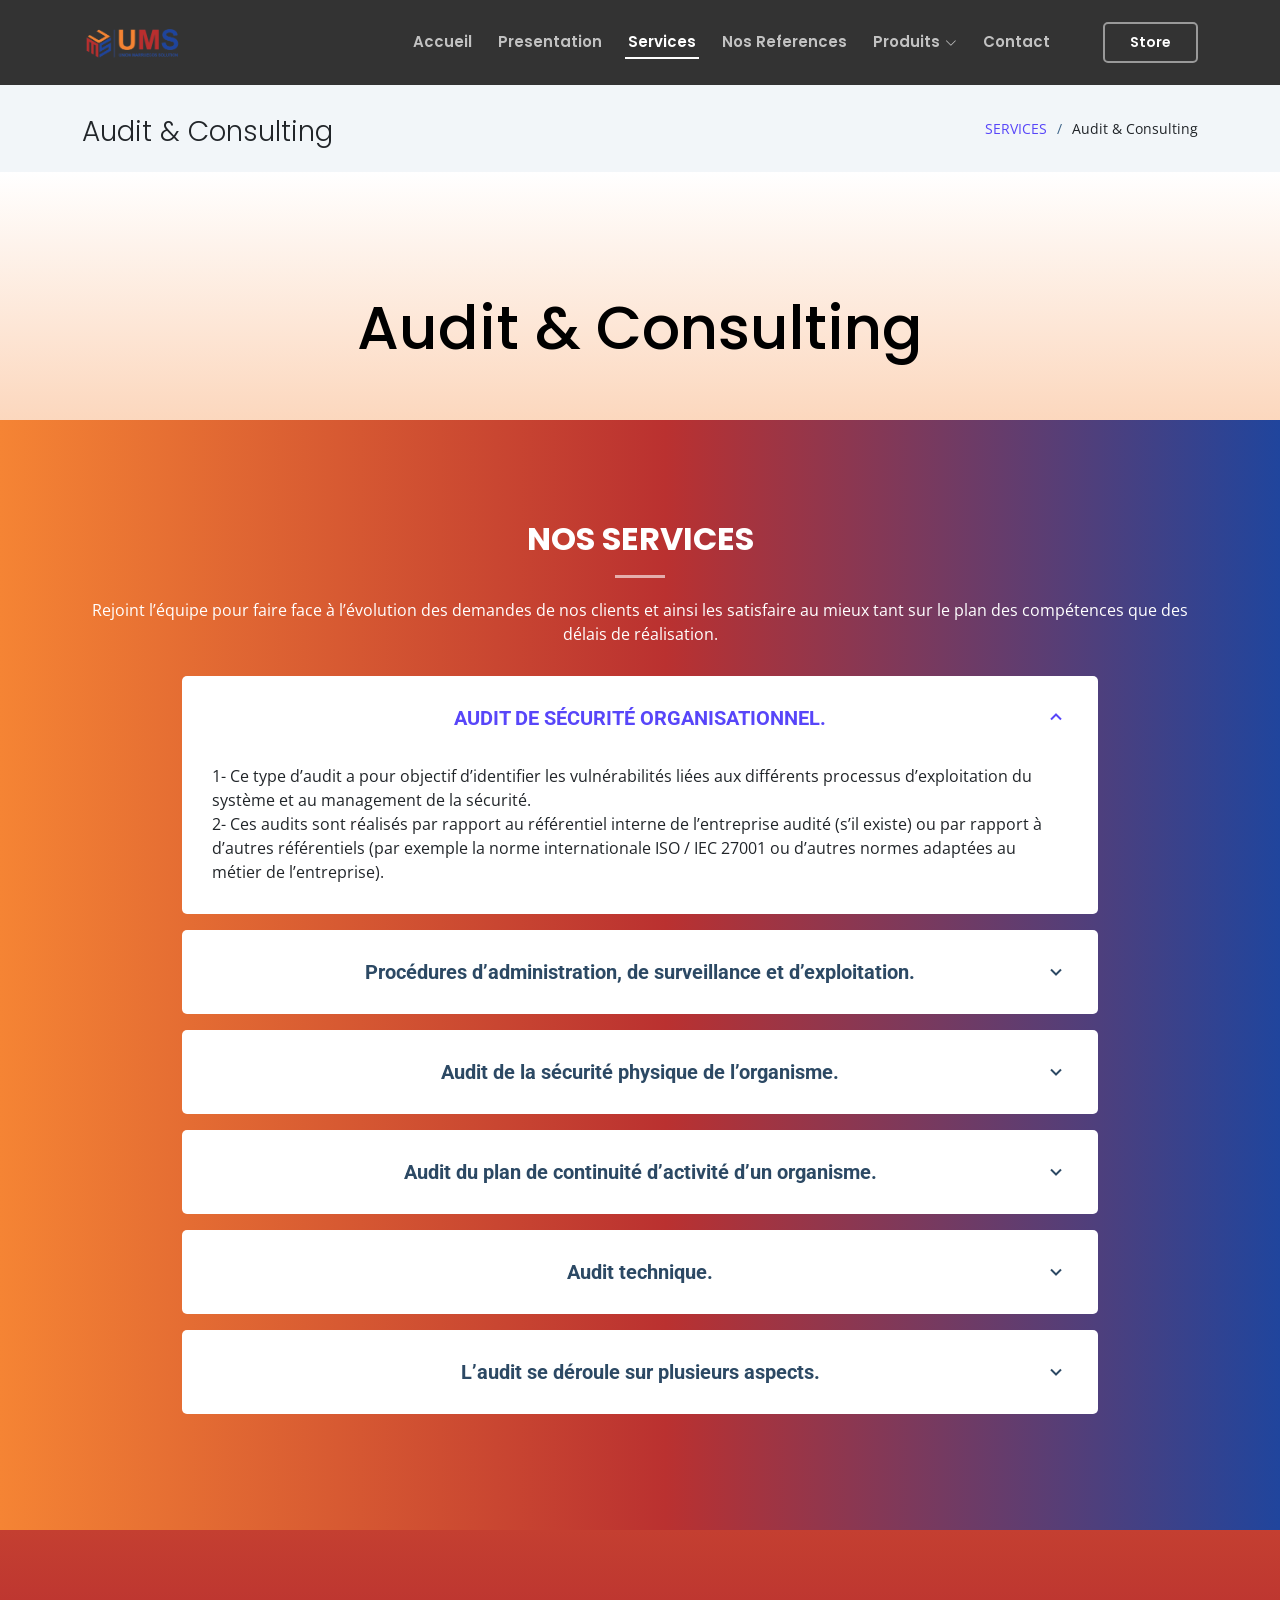
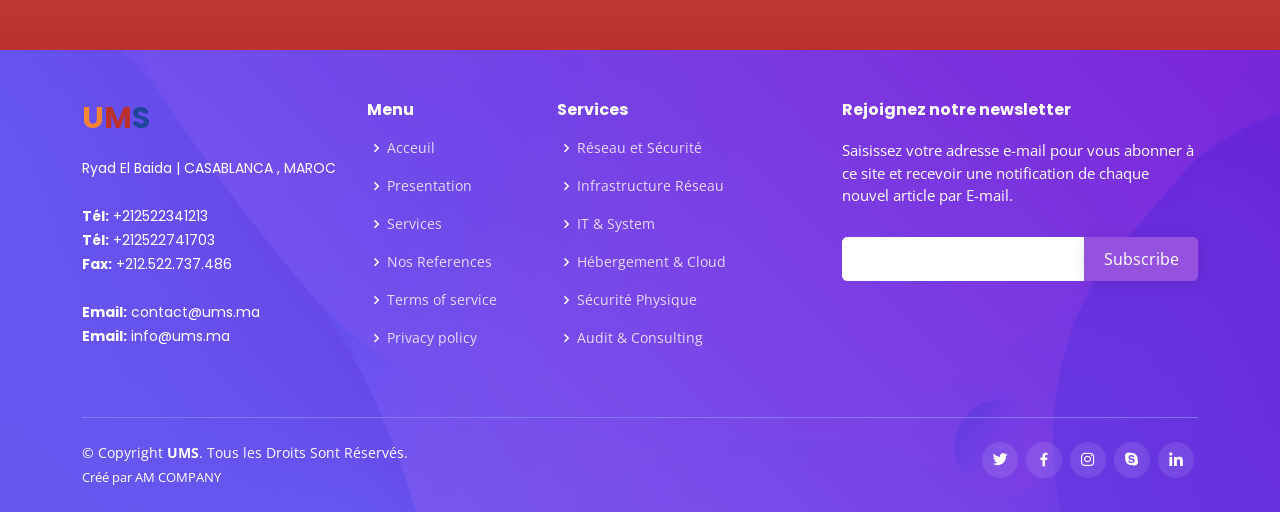
<file: Audit & Consulting.html>
<!DOCTYPE html>
<html lang="en">

<head>
  <meta charset="utf-8">
  <meta content="width=device-width, initial-scale=1.0" name="viewport">

  <title>UMS | Audit & Consulting</title>
  <meta content="" name="description">
  <meta content="" name="keywords">

  <!-- Favicons -->
  <link href="assets/img/UMS.png" rel="icon">
  <link href="assets/img/apple-touch-icon.png" rel="apple-touch-icon">

  <!-- Google Fonts -->
  <link href="https://fonts.googleapis.com/css?family=Open+Sans:300,300i,400,400i,600,600i,700,700i|Roboto:300,300i,400,400i,500,500i,600,600i,700,700i|Poppins:300,300i,400,400i,500,500i,600,600i,700,700i" rel="stylesheet">

  <!-- Vendor CSS Files -->
  <link href="assets/vendor/aos/aos.css" rel="stylesheet">
  <link href="assets/vendor/bootstrap/css/bootstrap.min.css" rel="stylesheet">
  <link href="assets/vendor/bootstrap-icons/bootstrap-icons.css" rel="stylesheet">
  <link href="assets/vendor/boxicons/css/boxicons.min.css" rel="stylesheet">
  <link href="assets/vendor/glightbox/css/glightbox.min.css" rel="stylesheet">
  <link href="assets/vendor/swiper/swiper-bundle.min.css" rel="stylesheet">

  <!-- Template Main CSS File -->
  <link href="assets/css/style.css" rel="stylesheet">

</head>

<body>

  <!-- ======= Header ======= -->
  <header id="header" class="fixed-top header-inner-pages">
    <div class="container d-flex align-items-center justify-content-between">

      <a href="index.html" class="logo"><img src="assets/LOGO.png" alt="UMS LOGO" style="width: 100px;"></a>

      <nav id="navbar" class="navbar"> 
        <ul>
          <li><a class="nav-link scrollto" href="index.html">Accueil</a></li>
          <li><a class="" href="Presentation.html">Presentation</a></li>
          <li><a class="nav-link scrollto active" href="index.html">Services</a></li>
          <li><a class="nav-link scrollto " href="index.html">Nos References</a></li>
          <li class="dropdown"><a href="#"><span>Produits</span> <i class="bi bi-chevron-down"></i></a>
            <ul>
              <li><a href="#">Système intelligent pour le dépôt d’argent.</a></li>
              <li><a href="#">Compteuse et trieuse de Billets.</a></li>
              <li><a href="#">Compteuse et trieuse de monnaie.</a></li>
              <li><a href="#">Detecteur Faux billets.</a></li>
              <li><a href="#">Accessoires et consommables.</a></li>
              <li><a href="#">Camera surveillance.</a></li>
              
            </ul>
          </li>
          <li><a class="nav-link scrollto" href="#contact">Contact</a></li>
          <li><a class="getstarted scrollto" href="#about" style="text-decoration: none;">Store</a></li>
        </ul>
        <i class="bi bi-list mobile-nav-toggle"></i>
      </nav><!-- .navbar -->

    </div>
  </header><!-- End Header -->

  <main id="main">

    <!-- ======= Breadcrumbs ======= -->
    <section class="breadcrumbs">
      <div class="container">

        <div class="d-flex justify-content-between align-items-center">
          <h2>Audit & Consulting</h2>
          <ol>
            <li><a href="index.html">SERVICES</a></li>
            <li>Audit & Consulting</li>
          </ol>
        </div>

      </div>
    </section><!-- End Breadcrumbs -->


    <!-- ======= UMS PRESENTATION ======= -->
    <section id="about" class="about">
      <div class="container" data-aos="fade-up">
        <div id="who"> 
          <h1 class="hed">Audit & Consulting</h1>
        </div>
      </div>

      <br><br>
 <!-- ======= Presentation Section ======= -->
 <section id="faq" class="faq">
  <div class="container" data-aos="fade-up">

    <div class="section-title">
      <h2>Nos Services</h2>
      <p>Rejoint l’équipe pour faire face à l’évolution des demandes de nos clients et ainsi les satisfaire au mieux tant sur le plan des compétences que des délais de réalisation.
      </p>
    </div>

    <div class="faq-list">
      <ul>
        <li data-aos="fade-up" data-aos="fade-up" data-aos-delay="100">
          </i> <a data-bs-toggle="collapse" class="collapse" data-bs-target="#faq-list-1" style="text-align:center; font-size: 20px;"><b>AUDIT DE SÉCURITÉ ORGANISATIONNEL.</b> <i class="bx bx-chevron-down icon-show"></i><i class="bx bx-chevron-up icon-close"></i></a>
          <div id="faq-list-1" class="collapse show" data-bs-parent=".faq-list">
            <br>
            <p>
             1- Ce type d’audit a pour objectif d’identifier les vulnérabilités liées aux différents processus d’exploitation du système et au management de la sécurité.<br>
             2- Ces audits sont réalisés par rapport au référentiel interne de l’entreprise audité (s’il existe) ou par rapport à d’autres référentiels (par exemple la norme internationale ISO / IEC 27001 ou d’autres normes adaptées au métier de l’entreprise). <br>
            </p>
            </div>
        </li>
      </ul>


      <ul>
        <li data-aos="fade-up" data-aos="fade-up" data-aos-delay="200">
          </i> <a data-bs-toggle="collapse" class="collapsed" data-bs-target="#faq-list-2" style="text-align:center; font-size: 20px;"><b>Procédures d’administration, de surveillance et d’exploitation.</b> <i class="bx bx-chevron-down icon-show"></i><i class="bx bx-chevron-up icon-close"></i></a>
          <div id="faq-list-2" class="collapse" data-bs-parent=".faq-list">
            <br>
            <p>
            1- Politique de sécurité. <br>
            2- Organisation de la sécurité. <br>
            3- Charte de sécurité. <br>
            4- Politique de sauvegarde et de restauration. <br>
            5- Procédure de mise à jour. <br>
            6- Gestion des incidents. <br>
            7- Indicateur et tableau de bord. <br>
            8- Sensibilisation et formation du personnel. <br>
            9- Moyen de contrôle d’accès logique. <br>
            </p>
            </div>
        </li>
      </ul>

      <ul>
        <li data-aos="fade-up" data-aos="fade-up" data-aos-delay="300">
          </i> <a data-bs-toggle="collapse" class="collapsed" data-bs-target="#faq-list-3" style="text-align:center; font-size: 20px;"><b>Audit de la sécurité physique de l’organisme.</b> <i class="bx bx-chevron-down icon-show"></i><i class="bx bx-chevron-up icon-close"></i></a>
          <div id="faq-list-3" class="collapse" data-bs-parent=".faq-list">
            <br>
            <p>
             1- Moyen de contrôle d’accès physique : moyens humains, moyens techniques (badges, etc…) <br>
             2- Moyen de détection d’intrusions (alarmes, caméras, etc…) <br>
             3- Système de détection et d’extinction d’incidents environnementaux : incendie, inondations, secours énergétiques… <br>
             4- Moyen d’accès physiques aux serveurs et postes de travail fixes et mobiles. <br>
            </p>
        </li>
      </ul>

      <ul>
        <li data-aos="fade-up" data-aos="fade-up" data-aos-delay="400">
          </i> <a data-bs-toggle="collapse" class="collapsed" data-bs-target="#faq-list-4" style="text-align:center; font-size: 20px;"><b>Audit du plan de continuité d’activité d’un organisme.</b> <i class="bx bx-chevron-down icon-show"></i><i class="bx bx-chevron-up icon-close"></i></a>
          <div id="faq-list-4" class="collapse" data-bs-parent=".faq-list">
            <br>
            <p>
             1- Il s’agit ici d’évaluer le niveau de maîtrise et d’implémentation du plan de continuité d’activités de l’entreprise. Cet audit aborde les aspects « plan de sauvegarde », plan de gestion de crise, procédures techniques de reprise. <br>
             2- L’ensemble des procédures, des organisations et des moyens techniques concourant à la sécurité du système d’information, est audité. <br>
             3- L’audit est structuré sur la base d’entretiens afin de déterminer objectivement les écarts par rapport au référentiel (méthodologique, technique, réglementaire voire législatif) de l’organisation. <br>
             4- Ces audits organisationnels aboutissent à la rédaction d’un rapport d’audit présentant les résultats de l’audit, les vulnérabilités techniques et organisationnelles identifiées et les actions hiérarchisées à mettre en place. <br>
            </p>
          </div>
        </li>
      </ul>


      <ul>
      <li data-aos="fade-up" data-aos="fade-up" data-aos-delay="500">
      </i> <a data-bs-toggle="collapse" class="collapsed" data-bs-target="#faq-list-5" style="text-align:center; font-size: 20px;"><b>Audit technique.</b> <i class="bx bx-chevron-down icon-show"></i><i class="bx bx-chevron-up icon-close"></i></a>
       <div id="faq-list-5" class="collapse" data-bs-parent=".faq-list">
        <br>
        <p>
         1- Test d’Intrusion Réseaux & Applicatifs. <br>
         2- En « Boîte noire » : sans information sur le système testé. Ces tests simulent les attaques d’un pirate informatique sur Internet. <br>
         3- En « Boîte blanche » : en ayant connaissance de l’ensemble des éléments d’architecture du système testé. Ces tests permettent de donner un avis plus pertinent sur le niveau des protections. <br>
         4- Avec ou sans compte utilisateur : permettant ainsi de mesurer la capacité du système à résister à un attaquant ne disposant d’aucune information d’authentification ou au contraire, ayant un accès, légitime. <br>
        </p>
     </li>
    </ul>


    <ul>
      <li data-aos="fade-up" data-aos="fade-up" data-aos-delay="500">
      </i> <a data-bs-toggle="collapse" class="collapsed" data-bs-target="#faq-list-5" style="text-align:center; font-size: 20px;"><b>L’audit se déroule sur plusieurs aspects.</b> <i class="bx bx-chevron-down icon-show"></i><i class="bx bx-chevron-up icon-close"></i></a>
       <div id="faq-list-5" class="collapse" data-bs-parent=".faq-list">
        <br>
        <p>
         1- Une analyse documentaire des différents supports fonctionnels et techniques : examen du plan d’adressage, des routes, des VLAN, des access-list…  <br>
         2- Une étude des technologies et méthodes retenues et leur mode d’implémentation (par exemple, un focus sera effectué sur les modules d’authentification et les mécanismes de filtrage). <br>
         3- Une approche globale du périmètre afin de modéliser fonctionnellement le système et identifier les vecteurs d’attaque les plus pertinents par rapport au flux de données à protéger. <br>
         4- Ces audits aboutissent à la rédaction d’un rapport d’audit présentant les non-conformités à l’état de l’art ainsi que les vulnérabilités identifiées et les recommandations de correction. <br>
        </p>
     </li>
    </ul>


   </div>  


</section><!-- End Presentation Section -->

  </main><!-- End #main -->

  <!-- ======= Footer ======= -->
  <footer id="footer">

    <div class="footer-top">
      <div class="container">
        <div class="row">
          <div class="col-lg-3 col-md-6 footer-contact">
            <h4 style="padding-top:-10px;"><span style="color: #F58434; font-size: 30px;">U</span><span style="color: #BA3130;font-size: 30px;">M</span><span style="color: #20459D; font-size: 30px;">S</span></h4>
            <p>
              Ryad El Baida | CASABLANCA , MAROC <br><br>
              <strong>Tél:</strong> +212522341213<br>
              <strong>Tél:</strong> +212522741703<br>
              <strong>Fax:</strong> +212.522.737.486<br><br>
              <strong>Email:</strong> contact@ums.ma<br>
              <strong>Email:</strong> info@ums.ma<br>
            </p>
          </div>

          <div class="col-lg-2 col-md-6 footer-links">
            <h4>Menu</h4>
            <ul>
              <li><i class="bx bx-chevron-right"></i> <a href="index.html">Acceuil</a></li>
              <li><i class="bx bx-chevron-right"></i> <a href="Presentation.html">Presentation</a></li>
              <li><i class="bx bx-chevron-right"></i> <a href="index.html">Services</a></li>
              <li><i class="bx bx-chevron-right"></i> <a href="index.html">Nos References</a></li>
              <li><i class="bx bx-chevron-right"></i> <a href="#">Terms of service</a></li>
              <li><i class="bx bx-chevron-right"></i> <a href="#">Privacy policy</a></li>
            </ul>
          </div>

          <div class="col-lg-3 col-md-6 footer-links">
            <h4>Services</h4>
            <ul>
              <li><i class="bx bx-chevron-right"></i> <a href="Réseau et Sécurité.html">Réseau et Sécurité</a></li>
              <li><i class="bx bx-chevron-right"></i> <a href="Infrastructure Réseau.html">Infrastructure Réseau</a></li>
              <li><i class="bx bx-chevron-right"></i> <a href="IT & System.html">IT & System</a></li>
              <li><i class="bx bx-chevron-right"></i> <a href="Hébergement & Cloud.html">Hébergement & Cloud</a></li>
              <li><i class="bx bx-chevron-right"></i> <a href="Sécurité Physique.html">Sécurité Physique</a></li>
              <li><i class="bx bx-chevron-right"></i> <a href="Audit & Consulting.html">Audit & Consulting</a></li>
            </ul>
          </div>

          <div class="col-lg-4 col-md-6 footer-newsletter">
            <h4>Rejoignez notre newsletter</h4>
            <p>Saisissez votre adresse e-mail pour vous abonner à ce site et recevoir une notification de chaque nouvel article par E-mail.</p>
            <form action="" method="post">
              <input type="email" name="email"><input type="submit" value="Subscribe">
            </form>
          </div>

        </div>
      </div>
    </div>

    <div class="container">

      <div class="copyright-wrap d-md-flex py-4">
        <div class="me-md-auto text-center text-md-start">
          <div class="copyright">
            &copy; Copyright <strong><span>UMS</span></strong>. Tous les Droits Sont Réservés.
          </div>
          <div class="credits">
            Créé par <a href="">AM COMPANY</a>
          </div>
        </div>
        <div class="social-links text-center text-md-right pt-3 pt-md-0">
          <a href="#" class="twitter"><i class="bx bxl-twitter"></i></a>
          <a href="#" class="facebook"><i class="bx bxl-facebook"></i></a>
          <a href="#" class="instagram"><i class="bx bxl-instagram"></i></a>
          <a href="#" class="google-plus"><i class="bx bxl-skype"></i></a>
          <a href="#" class="linkedin"><i class="bx bxl-linkedin"></i></a>
        </div>
      </div>

    </div>
  </footer>
  
           
  <!-- End Footer -->

  <a href="#" class="back-to-top d-flex align-items-center justify-content-center"><i class="bi bi-arrow-up-short"></i></a>
  <div id="preloader"></div>

  <!-- Vendor JS Files -->
  <script src="assets/vendor/purecounter/purecounter.js"></script>
  <script src="assets/vendor/aos/aos.js"></script>
  <script src="assets/vendor/bootstrap/js/bootstrap.bundle.min.js"></script>
  <script src="assets/vendor/glightbox/js/glightbox.min.js"></script>
  <script src="assets/vendor/isotope-layout/isotope.pkgd.min.js"></script>
  <script src="assets/vendor/swiper/swiper-bundle.min.js"></script>
  <script src="assets/vendor/php-email-form/validate.js"></script>

  <!-- Template Main JS File -->
  <script src="assets/js/main.js"></script>

</body>

</html>
</file>
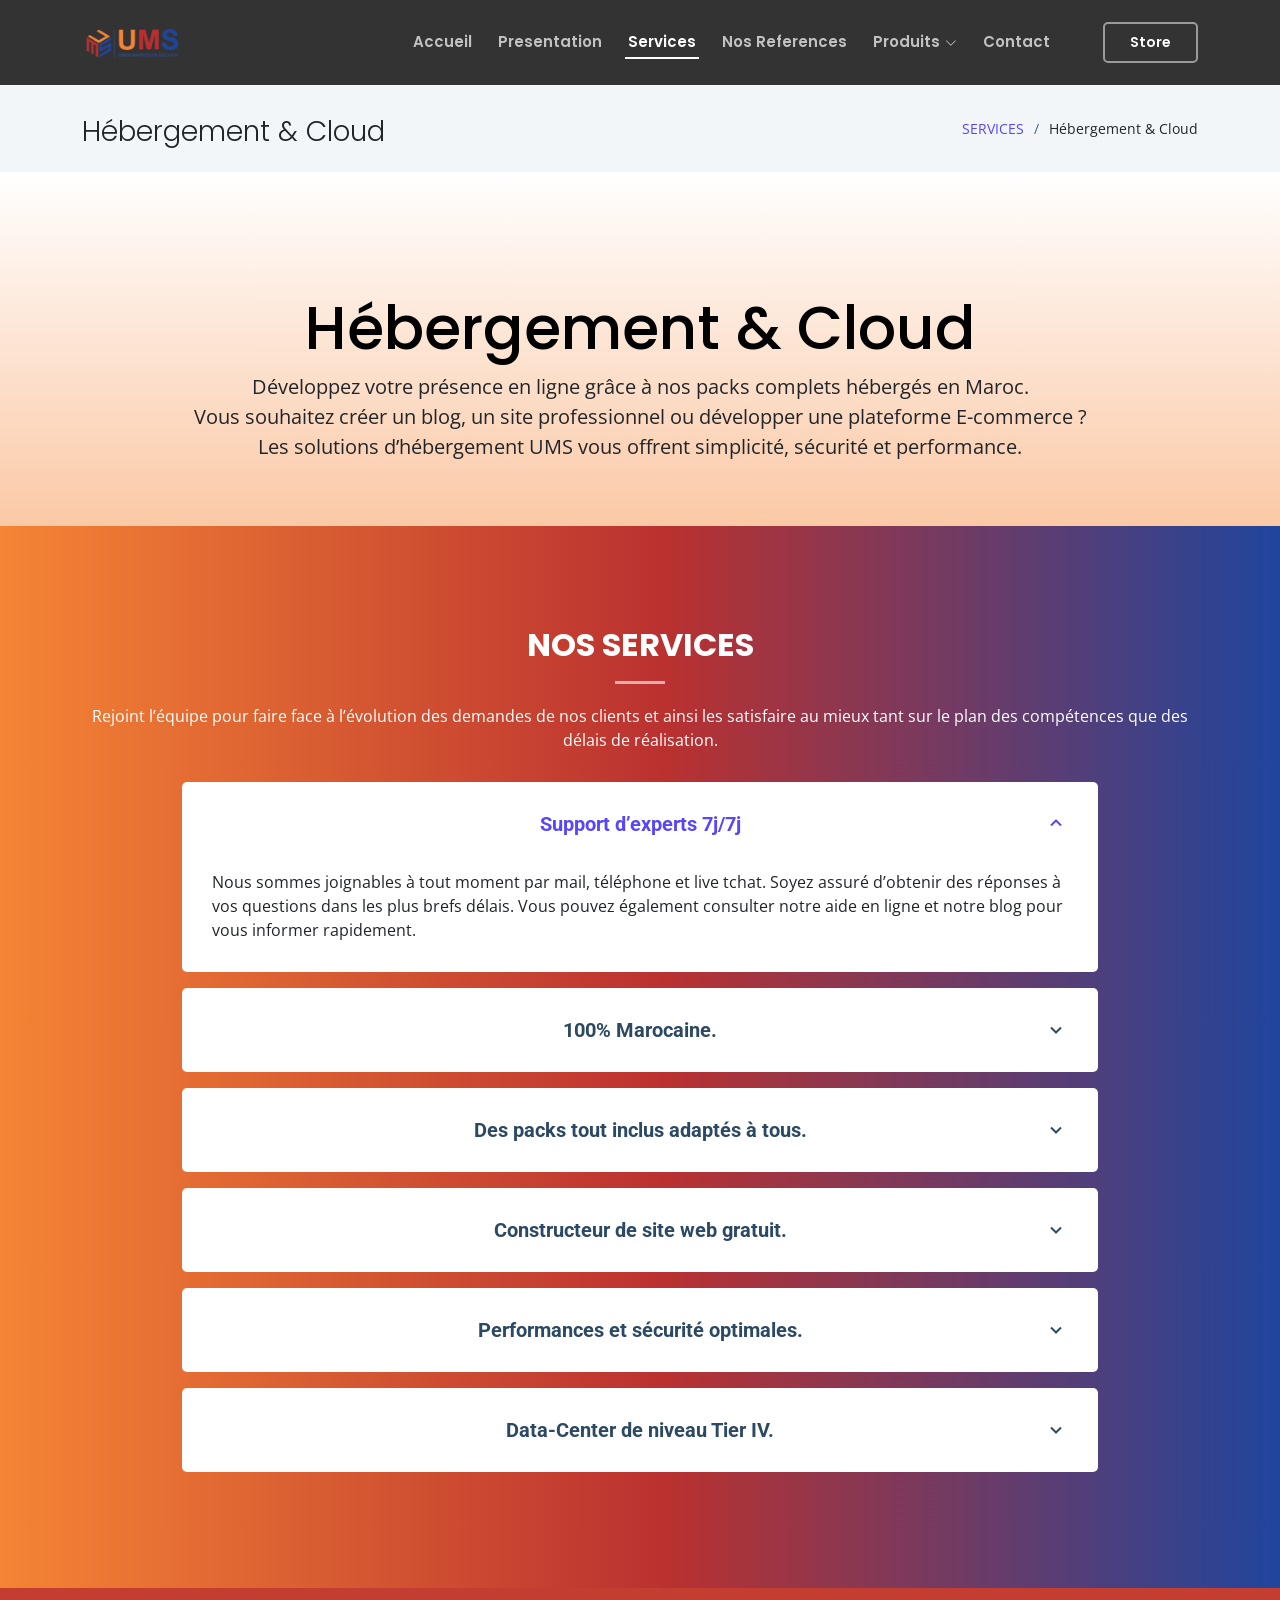
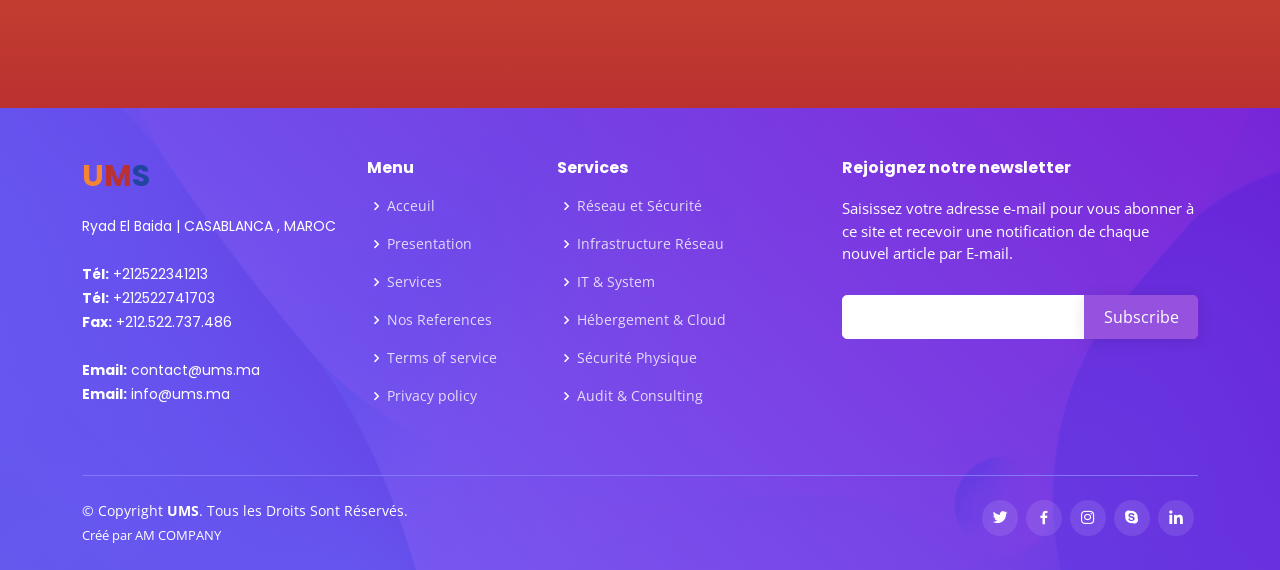
<file: Hébergement & Cloud.html>
<!DOCTYPE html>
<html lang="en">

<head>
  <meta charset="utf-8">
  <meta content="width=device-width, initial-scale=1.0" name="viewport">

  <title>UMS | Hébergement & Cloud</title>
  <meta content="" name="description">
  <meta content="" name="keywords">

  <!-- Favicons -->
  <link href="assets/img/UMS.png" rel="icon">
  <link href="assets/img/apple-touch-icon.png" rel="apple-touch-icon">

  <!-- Google Fonts -->
  <link href="https://fonts.googleapis.com/css?family=Open+Sans:300,300i,400,400i,600,600i,700,700i|Roboto:300,300i,400,400i,500,500i,600,600i,700,700i|Poppins:300,300i,400,400i,500,500i,600,600i,700,700i" rel="stylesheet">

  <!-- Vendor CSS Files -->
  <link href="assets/vendor/aos/aos.css" rel="stylesheet">
  <link href="assets/vendor/bootstrap/css/bootstrap.min.css" rel="stylesheet">
  <link href="assets/vendor/bootstrap-icons/bootstrap-icons.css" rel="stylesheet">
  <link href="assets/vendor/boxicons/css/boxicons.min.css" rel="stylesheet">
  <link href="assets/vendor/glightbox/css/glightbox.min.css" rel="stylesheet">
  <link href="assets/vendor/swiper/swiper-bundle.min.css" rel="stylesheet">

  <!-- Template Main CSS File -->
  <link href="assets/css/style.css" rel="stylesheet">

</head>

<body>

  <!-- ======= Header ======= -->
  <header id="header" class="fixed-top header-inner-pages">
    <div class="container d-flex align-items-center justify-content-between">

      <a href="index.html" class="logo"><img src="assets/LOGO.png" alt="UMS LOGO" style="width: 100px;"></a>

      <nav id="navbar" class="navbar"> 
        <ul>
          <li><a class="nav-link scrollto" href="index.html">Accueil</a></li>
          <li><a class="" href="Presentation.html">Presentation</a></li>
          <li><a class="nav-link scrollto active" href="index.html">Services</a></li>
          <li><a class="nav-link scrollto " href="index.html">Nos References</a></li>
          <li class="dropdown"><a href="#"><span>Produits</span> <i class="bi bi-chevron-down"></i></a>
            <ul>
              <li><a href="#">Système intelligent pour le dépôt d’argent.</a></li>
              <li><a href="#">Compteuse et trieuse de Billets.</a></li>
              <li><a href="#">Compteuse et trieuse de monnaie.</a></li>
              <li><a href="#">Detecteur Faux billets.</a></li>
              <li><a href="#">Accessoires et consommables.</a></li>
              <li><a href="#">Camera surveillance.</a></li>
              
            </ul>
          </li>
          <li><a class="nav-link scrollto" href="#contact">Contact</a></li>
          <li><a class="getstarted scrollto" href="#about" style="text-decoration: none;">Store</a></li>
        </ul>
        <i class="bi bi-list mobile-nav-toggle"></i>
      </nav><!-- .navbar -->

    </div>
  </header><!-- End Header -->

  <main id="main">

    <!-- ======= Breadcrumbs ======= -->
    <section class="breadcrumbs">
      <div class="container">

        <div class="d-flex justify-content-between align-items-center">
          <h2>Hébergement & Cloud</h2>
          <ol>
            <li><a href="index.html">SERVICES</a></li>
            <li>Hébergement & Cloud</li>
          </ol>
        </div>

      </div>
    </section><!-- End Breadcrumbs -->


    <!-- ======= UMS PRESENTATION ======= -->
    <section id="about" class="about">
      <div class="container" data-aos="fade-up">
        <div id="who"> 
          <h1 class="hed">Hébergement & Cloud</h1>
          <p style="text-align:center; font-size: 20px;">Développez votre présence en ligne grâce à nos packs complets hébergés en Maroc.
          <br>
          Vous souhaitez créer un blog, un site professionnel ou développer une plateforme E-commerce ?        
          <br>
          Les solutions d’hébergement UMS vous offrent simplicité, sécurité et performance.
        </p>
        </div>
      </div>

      <br><br>
 <!-- ======= Presentation Section ======= -->
 <section id="faq" class="faq">
  <div class="container" data-aos="fade-up">

    <div class="section-title">
      <h2>Nos Services</h2>
      <p>Rejoint l’équipe pour faire face à l’évolution des demandes de nos clients et ainsi les satisfaire au mieux tant sur le plan des compétences que des délais de réalisation.
      </p>
    </div>

    <div class="faq-list">
      <ul>
        <li data-aos="fade-up" data-aos="fade-up" data-aos-delay="100">
          </i> <a data-bs-toggle="collapse" class="collapse" data-bs-target="#faq-list-1" style="text-align:center; font-size: 20px;"><b>Support d’experts 7j/7j</b> <i class="bx bx-chevron-down icon-show"></i><i class="bx bx-chevron-up icon-close"></i></a>
          <div id="faq-list-1" class="collapse show" data-bs-parent=".faq-list">
            <br>
            <p>
              Nous sommes joignables à tout moment par mail, téléphone et live tchat. Soyez assuré d’obtenir des réponses à vos questions dans les plus brefs délais. Vous pouvez également consulter notre aide en ligne et notre blog pour vous informer rapidement.
            </p>
            </div>
        </li>
      </ul>


      <ul>
        <li data-aos="fade-up" data-aos="fade-up" data-aos-delay="200">
          </i> <a data-bs-toggle="collapse" class="collapsed" data-bs-target="#faq-list-2" style="text-align:center; font-size: 20px;"><b>100% Marocaine.</b> <i class="bx bx-chevron-down icon-show"></i><i class="bx bx-chevron-up icon-close"></i></a>
          <div id="faq-list-2" class="collapse" data-bs-parent=".faq-list">
            <br>
            <p>
              Notre personnel, support et serveurs sont tous basés en France. Vos données seront également stockées sur nos serveurs, en France. Nous vous accompagnons dans vos demandes techniques afin d’assurer le fonctionnement permanent de vos services.
            </p>
            </div>
        </li>
      </ul>

      <ul>
        <li data-aos="fade-up" data-aos="fade-up" data-aos-delay="300">
          </i> <a data-bs-toggle="collapse" class="collapsed" data-bs-target="#faq-list-3" style="text-align:center; font-size: 20px;"><b>Des packs tout inclus adaptés à tous.</b> <i class="bx bx-chevron-down icon-show"></i><i class="bx bx-chevron-up icon-close"></i></a>
          <div id="faq-list-3" class="collapse" data-bs-parent=".faq-list">
            <br>
            <p>
              Nos formules incluent tout ce qu’il vous faut pour lancer votre site internet : nom de domaine gratuit, hébergement web, comptes mail, bases de données, CMS, etc… Nos offres vous permettent, entre autres, de disposer d’un espace disque SSD et d’une bande passante illimitée pour votre site Web.          </div>
        </li>
      </ul>

      <ul>
        <li data-aos="fade-up" data-aos="fade-up" data-aos-delay="400">
          </i> <a data-bs-toggle="collapse" class="collapsed" data-bs-target="#faq-list-4" style="text-align:center; font-size: 20px;"><b>Constructeur de site web gratuit.</b> <i class="bx bx-chevron-down icon-show"></i><i class="bx bx-chevron-up icon-close"></i></a>
          <div id="faq-list-4" class="collapse" data-bs-parent=".faq-list">
            <br>
            <p>
              Le logiciel de création de site SiteBuilder Pro est offert dans nos formules, aucune connaissance technique n’est nécessaire. Créer un site web professionnel simplement sans installer de logiciel est désormais possible, glissez-déposez simplement vos sections. 195 modèles sont inclus.
            </p>
          </div>
        </li>
      </ul>

      <ul>
        <li data-aos="fade-up" data-aos="fade-up" data-aos-delay="500">
          </i> <a data-bs-toggle="collapse" class="collapsed" data-bs-target="#faq-list-5" style="text-align:center; font-size: 20px;"><b>Performances et sécurité optimales.</b> <i class="bx bx-chevron-down icon-show"></i><i class="bx bx-chevron-up icon-close"></i></a>
          <div id="faq-list-5" class="collapse" data-bs-parent=".faq-list">
            <br>
            <p>
              Profitez d’une bande passante illimitée, une supervision 24/24 (Protection Anti-DDoS, Anti-Spam, Virus et Malware) et bien plus encore. Nous contrôlons strictement l’accès aux serveurs et disposons de nombreux dispositifs de sécurité (caméras, détection d’incendie…). Une alimentation de secours prend le relais au cas où une panne surviendrait.
            </p>
          </div>
        </li>
      </ul>

      <ul>
        <li data-aos="fade-up" data-aos="fade-up" data-aos-delay="600">
          </i> <a data-bs-toggle="collapse" class="collapsed" data-bs-target="#faq-list-6" style="text-align:center; font-size: 20px;"><b>Data-Center de niveau Tier IV.</b> <i class="bx bx-chevron-down icon-show"></i><i class="bx bx-chevron-up icon-close"></i></a>
          <div id="faq-list-6" class="collapse" data-bs-parent=".faq-list">
            <br>
            <p>
              Tier IV est le plus haut niveau de garantie qu’un datacenter puisse offrir avec une disponibilité de 99,9%. Notre disponibilité moyenne est supérieure à 99,9% (au cours d’une année, les pannes qui surviennent ont une durée moyenne totale inférieure à 5 minutes et 15 secondes
            </p>
          </div>
        </li>
      </ul>

    </div>  


</section><!-- End Presentation Section -->

  </main><!-- End #main -->

  <!-- ======= Footer ======= -->
  <footer id="footer">

    <div class="footer-top">
      <div class="container">
        <div class="row">
          <div class="col-lg-3 col-md-6 footer-contact">
            <h4 style="padding-top:-10px;"><span style="color: #F58434; font-size: 30px;">U</span><span style="color: #BA3130;font-size: 30px;">M</span><span style="color: #20459D; font-size: 30px;">S</span></h4>
            <p>
              Ryad El Baida | CASABLANCA , MAROC <br><br>
              <strong>Tél:</strong> +212522341213<br>
              <strong>Tél:</strong> +212522741703<br>
              <strong>Fax:</strong> +212.522.737.486<br><br>
              <strong>Email:</strong> contact@ums.ma<br>
              <strong>Email:</strong> info@ums.ma<br>
            </p>
          </div>

          <div class="col-lg-2 col-md-6 footer-links">
            <h4>Menu</h4>
            <ul>
              <li><i class="bx bx-chevron-right"></i> <a href="index.html">Acceuil</a></li>
              <li><i class="bx bx-chevron-right"></i> <a href="Presentation.html">Presentation</a></li>
              <li><i class="bx bx-chevron-right"></i> <a href="index.html">Services</a></li>
              <li><i class="bx bx-chevron-right"></i> <a href="index.html">Nos References</a></li>
              <li><i class="bx bx-chevron-right"></i> <a href="#">Terms of service</a></li>
              <li><i class="bx bx-chevron-right"></i> <a href="#">Privacy policy</a></li>
            </ul>
          </div>

          <div class="col-lg-3 col-md-6 footer-links">
            <h4>Services</h4>
            <ul>
              <li><i class="bx bx-chevron-right"></i> <a href="Réseau et Sécurité.html">Réseau et Sécurité</a></li>
              <li><i class="bx bx-chevron-right"></i> <a href="Infrastructure Réseau.html">Infrastructure Réseau</a></li>
              <li><i class="bx bx-chevron-right"></i> <a href="IT & System.html">IT & System</a></li>
              <li><i class="bx bx-chevron-right"></i> <a href="Hébergement & Cloud.html">Hébergement & Cloud</a></li>
              <li><i class="bx bx-chevron-right"></i> <a href="#">Sécurité Physique</a></li>
              <li><i class="bx bx-chevron-right"></i> <a href="#">Audit & Consulting</a></li>
            </ul>
          </div>

          <div class="col-lg-4 col-md-6 footer-newsletter">
            <h4>Rejoignez notre newsletter</h4>
            <p>Saisissez votre adresse e-mail pour vous abonner à ce site et recevoir une notification de chaque nouvel article par E-mail.</p>
            <form action="" method="post">
              <input type="email" name="email"><input type="submit" value="Subscribe">
            </form>
          </div>

        </div>
      </div>
    </div>

    <div class="container">

      <div class="copyright-wrap d-md-flex py-4">
        <div class="me-md-auto text-center text-md-start">
          <div class="copyright">
            &copy; Copyright <strong><span>UMS</span></strong>. Tous les Droits Sont Réservés.
          </div>
          <div class="credits">
            Créé par <a href="">AM COMPANY</a>
          </div>
        </div>
        <div class="social-links text-center text-md-right pt-3 pt-md-0">
          <a href="#" class="twitter"><i class="bx bxl-twitter"></i></a>
          <a href="#" class="facebook"><i class="bx bxl-facebook"></i></a>
          <a href="#" class="instagram"><i class="bx bxl-instagram"></i></a>
          <a href="#" class="google-plus"><i class="bx bxl-skype"></i></a>
          <a href="#" class="linkedin"><i class="bx bxl-linkedin"></i></a>
        </div>
      </div>

    </div>
  </footer>
  
           
  <!-- End Footer -->

  <a href="#" class="back-to-top d-flex align-items-center justify-content-center"><i class="bi bi-arrow-up-short"></i></a>
  <div id="preloader"></div>

  <!-- Vendor JS Files -->
  <script src="assets/vendor/purecounter/purecounter.js"></script>
  <script src="assets/vendor/aos/aos.js"></script>
  <script src="assets/vendor/bootstrap/js/bootstrap.bundle.min.js"></script>
  <script src="assets/vendor/glightbox/js/glightbox.min.js"></script>
  <script src="assets/vendor/isotope-layout/isotope.pkgd.min.js"></script>
  <script src="assets/vendor/swiper/swiper-bundle.min.js"></script>
  <script src="assets/vendor/php-email-form/validate.js"></script>

  <!-- Template Main JS File -->
  <script src="assets/js/main.js"></script>

</body>

</html>
</file>
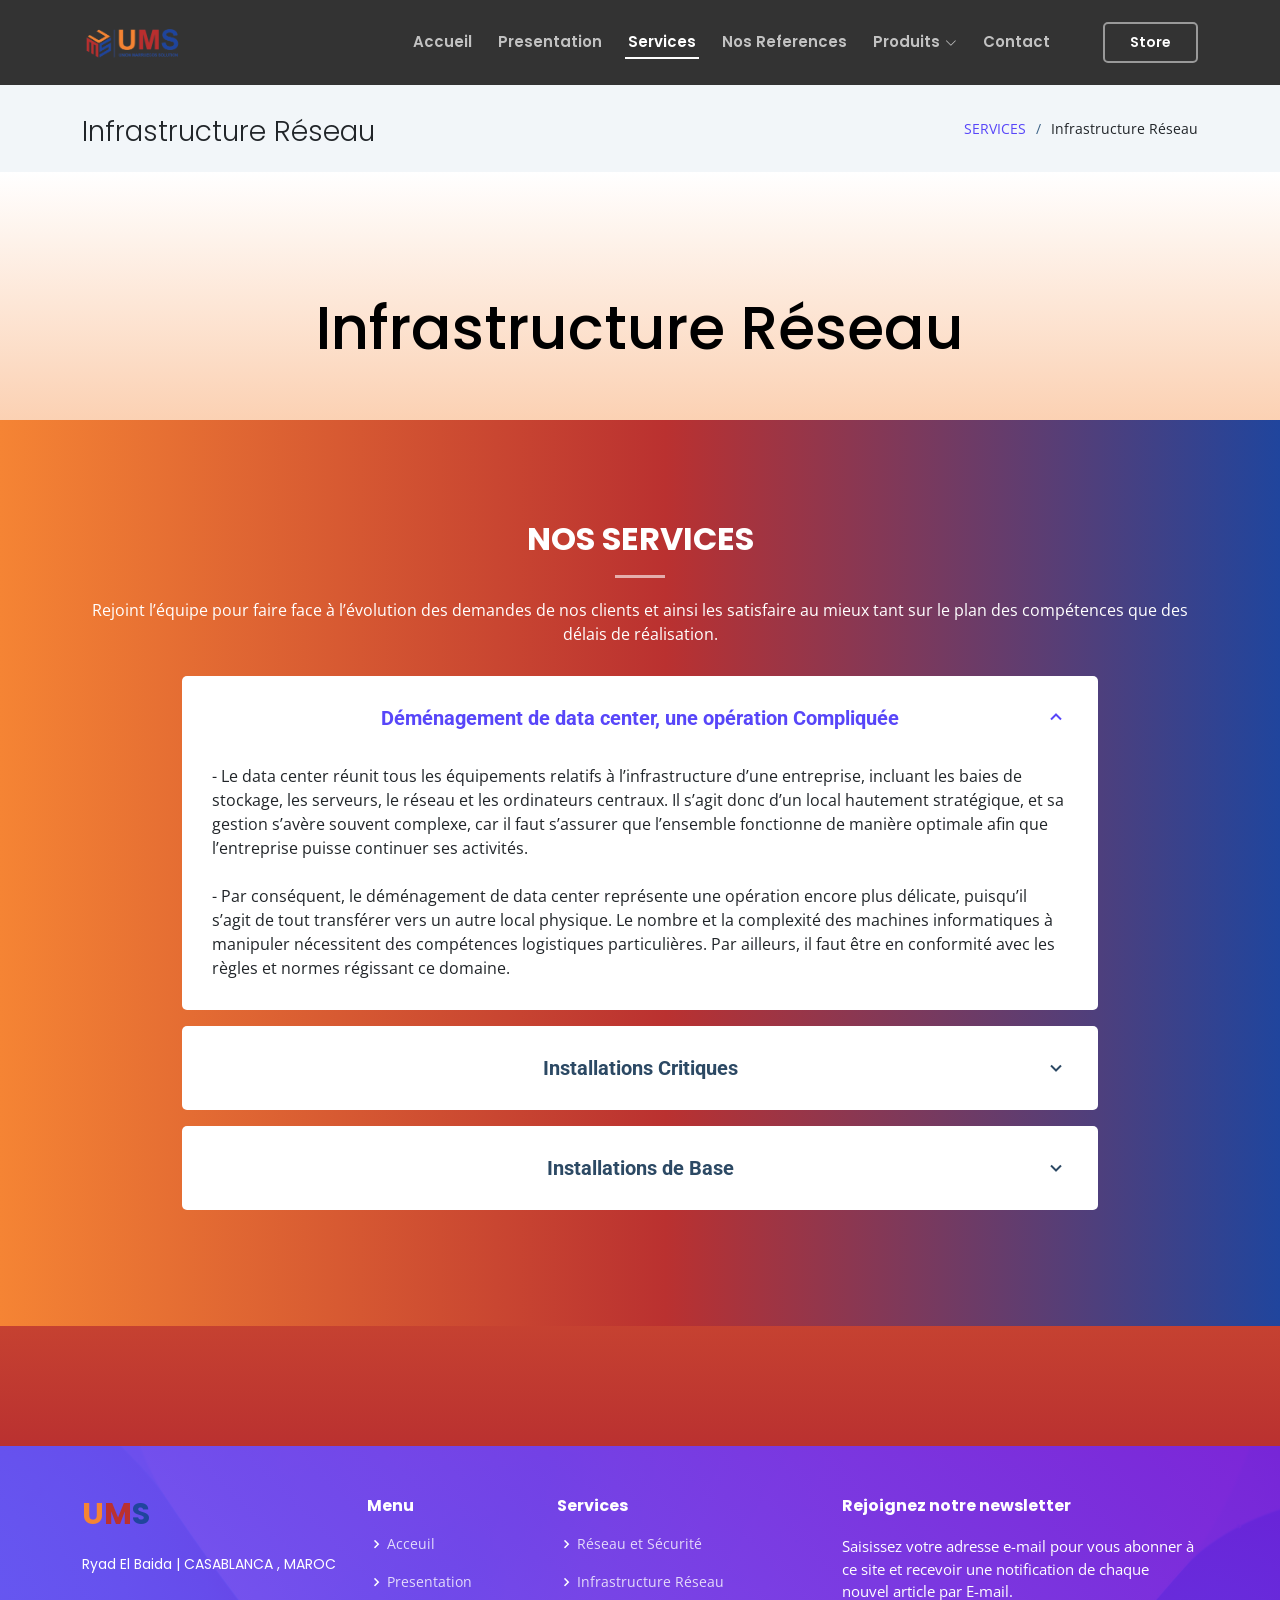
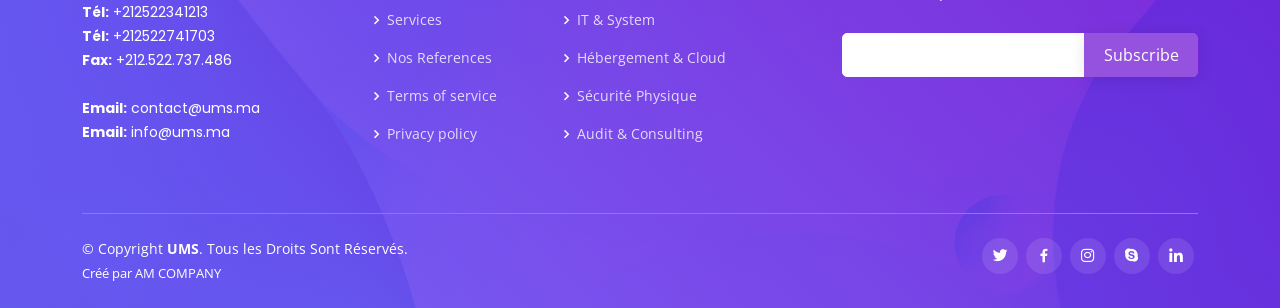
<file: Infrastructure Réseau.html>
<!DOCTYPE html>
<html lang="en">

<head>
  <meta charset="utf-8">
  <meta content="width=device-width, initial-scale=1.0" name="viewport">

  <title>UMS | Infrastructure Réseau</title>
  <meta content="" name="description">
  <meta content="" name="keywords">

  <!-- Favicons -->
  <link href="assets/img/UMS.png" rel="icon">
  <link href="assets/img/apple-touch-icon.png" rel="apple-touch-icon">

  <!-- Google Fonts -->
  <link href="https://fonts.googleapis.com/css?family=Open+Sans:300,300i,400,400i,600,600i,700,700i|Roboto:300,300i,400,400i,500,500i,600,600i,700,700i|Poppins:300,300i,400,400i,500,500i,600,600i,700,700i" rel="stylesheet">

  <!-- Vendor CSS Files -->
  <link href="assets/vendor/aos/aos.css" rel="stylesheet">
  <link href="assets/vendor/bootstrap/css/bootstrap.min.css" rel="stylesheet">
  <link href="assets/vendor/bootstrap-icons/bootstrap-icons.css" rel="stylesheet">
  <link href="assets/vendor/boxicons/css/boxicons.min.css" rel="stylesheet">
  <link href="assets/vendor/glightbox/css/glightbox.min.css" rel="stylesheet">
  <link href="assets/vendor/swiper/swiper-bundle.min.css" rel="stylesheet">

  <!-- Template Main CSS File -->
  <link href="assets/css/style.css" rel="stylesheet">

</head>

<body>

  <!-- ======= Header ======= -->
  <header id="header" class="fixed-top header-inner-pages">
    <div class="container d-flex align-items-center justify-content-between">

      <a href="index.html" class="logo"><img src="assets/LOGO.png" alt="UMS LOGO" style="width: 100px;"></a>

      <nav id="navbar" class="navbar"> 
        <ul>
          <li><a class="nav-link scrollto" href="index.html">Accueil</a></li>
          <li><a class="" href="Presentation.html">Presentation</a></li>
          <li><a class="nav-link scrollto active" href="index.html">Services</a></li>
          <li><a class="nav-link scrollto " href="index.html">Nos References</a></li>
          <li class="dropdown"><a href="#"><span>Produits</span> <i class="bi bi-chevron-down"></i></a>
            <ul>
              <li><a href="#">Système intelligent pour le dépôt d’argent.</a></li>
              <li><a href="#">Compteuse et trieuse de Billets.</a></li>
              <li><a href="#">Compteuse et trieuse de monnaie.</a></li>
              <li><a href="#">Detecteur Faux billets.</a></li>
              <li><a href="#">Accessoires et consommables.</a></li>
              <li><a href="#">Camera surveillance.</a></li>
              
            </ul>
          </li>
          <li><a class="nav-link scrollto" href="#contact">Contact</a></li>
          <li><a class="getstarted scrollto" href="#about" style="text-decoration: none;">Store</a></li>
        </ul>
        <i class="bi bi-list mobile-nav-toggle"></i>
      </nav><!-- .navbar -->

    </div>
  </header><!-- End Header -->

  <main id="main">

    <!-- ======= Breadcrumbs ======= -->
    <section class="breadcrumbs">
      <div class="container">

        <div class="d-flex justify-content-between align-items-center">
          <h2>Infrastructure Réseau</h2>
          <ol>
            <li><a href="index.html">SERVICES</a></li>
            <li>Infrastructure Réseau</li>
          </ol>
        </div>

      </div>
    </section><!-- End Breadcrumbs -->


    <!-- ======= UMS PRESENTATION ======= -->
    <section id="about" class="about">
      <div class="container" data-aos="fade-up">
        <div id="who"> 
          <h1 class="hed">Infrastructure Réseau</h1>
   
        </div>
      </div>

      <br><br>
 <!-- ======= Presentation Section ======= -->
 <section id="faq" class="faq">
  <div class="container" data-aos="fade-up">

    <div class="section-title">
      <h2>Nos Services</h2>
      <p>Rejoint l’équipe pour faire face à l’évolution des demandes de nos clients et ainsi les satisfaire au mieux tant sur le plan des compétences que des délais de réalisation.</p>
    </div>

    <div class="faq-list">
      <ul>
        <li data-aos="fade-up" data-aos="fade-up" data-aos-delay="100">
          </i> <a data-bs-toggle="collapse" class="collapse" data-bs-target="#faq-list-1" style="text-align:center; font-size: 20px;"><b>Déménagement de data center, une opération Compliquée</b> <i class="bx bx-chevron-down icon-show"></i><i class="bx bx-chevron-up icon-close"></i></a>
          <div id="faq-list-1" class="collapse show" data-bs-parent=".faq-list">
            <br>
            <p>
              - Le data center réunit tous les équipements relatifs à l’infrastructure d’une entreprise, incluant les baies de stockage, les serveurs, le réseau et les ordinateurs centraux. Il s’agit donc d’un local hautement stratégique, et sa gestion s’avère souvent complexe, car il faut s’assurer que l’ensemble fonctionne de manière optimale afin que l’entreprise puisse continuer ses activités.            </p>
               <br>
              - Par conséquent, le déménagement de data center représente une opération encore plus délicate, puisqu’il s’agit de tout transférer vers un autre local physique. Le nombre et la complexité des machines informatiques à manipuler nécessitent des compétences logistiques particulières. Par ailleurs, il faut être en conformité avec les règles et normes régissant ce domaine.
            </div>
        </li>
      </ul>


      <ul>
        <li data-aos="fade-up" data-aos="fade-up" data-aos-delay="200">
          </i> <a data-bs-toggle="collapse" class="collapsed" data-bs-target="#faq-list-2" style="text-align:center; font-size: 20px;"><b>Installations Critiques</b> <i class="bx bx-chevron-down icon-show"></i><i class="bx bx-chevron-up icon-close"></i></a>
          <div id="faq-list-2" class="collapse" data-bs-parent=".faq-list">
            <br>
            <p>
             1- Systèmes d’alimentation sans coupure (UPS).<br>
             2- Système HVAC dédié avec contrôle complet de la température. <br>
             3- Systèmes de sécurité et de sécurité de la pièce. <br>
             4- Sécurité, sûreté et redondance. <br>
             5- Sécurité, sûreté et redondance.
            </div>
        </li>
      </ul>

      <ul>
        <li data-aos="fade-up" data-aos="fade-up" data-aos-delay="300">
          </i> <a data-bs-toggle="collapse" class="collapsed" data-bs-target="#faq-list-3" style="text-align:center; font-size: 20px;"><b>Installations de Base</b> <i class="bx bx-chevron-down icon-show"></i><i class="bx bx-chevron-up icon-close"></i></a>
          <div id="faq-list-3" class="collapse" data-bs-parent=".faq-list">
            <br>
            <p>
             1- Performances, capacités de stockage et de communication optimales compatibles avec les fonctionnalités du réseau. <br>
             2- Les Serveurs.<br>
             3- Des ordinateurs. <br>
             4- Accessibilité et Traçabilité.
            </div>
        </li>
      </ul>







    </div>  


</section><!-- End Presentation Section -->

  </main><!-- End #main -->

  <!-- ======= Footer ======= -->
  <footer id="footer">

    <div class="footer-top">
      <div class="container">
        <div class="row">
          <div class="col-lg-3 col-md-6 footer-contact">
            <h4 style="padding-top:-10px;"><span style="color: #F58434; font-size: 30px;">U</span><span style="color: #BA3130;font-size: 30px;">M</span><span style="color: #20459D; font-size: 30px;">S</span></h4>
            <p>
              Ryad El Baida | CASABLANCA , MAROC <br><br>
              <strong>Tél:</strong> +212522341213<br>
              <strong>Tél:</strong> +212522741703<br>
              <strong>Fax:</strong> +212.522.737.486<br><br>
              <strong>Email:</strong> contact@ums.ma<br>
              <strong>Email:</strong> info@ums.ma<br>
            </p>
          </div>

          <div class="col-lg-2 col-md-6 footer-links">
            <h4>Menu</h4>
            <ul>
              <li><i class="bx bx-chevron-right"></i> <a href="index.html">Acceuil</a></li>
              <li><i class="bx bx-chevron-right"></i> <a href="Presentation.html">Presentation</a></li>
              <li><i class="bx bx-chevron-right"></i> <a href="index.html">Services</a></li>
              <li><i class="bx bx-chevron-right"></i> <a href="index.html">Nos References</a></li>
              <li><i class="bx bx-chevron-right"></i> <a href="#">Terms of service</a></li>
              <li><i class="bx bx-chevron-right"></i> <a href="#">Privacy policy</a></li>
            </ul>
          </div>

          <div class="col-lg-3 col-md-6 footer-links">
            <h4>Services</h4>
            <ul>
              <li><i class="bx bx-chevron-right"></i> <a href="Réseau et Sécurité.html">Réseau et Sécurité</a></li>
              <li><i class="bx bx-chevron-right"></i> <a href="Infrastructure Réseau.html">Infrastructure Réseau</a></li>
              <li><i class="bx bx-chevron-right"></i> <a href="IT & System.html">IT & System</a></li>
              <li><i class="bx bx-chevron-right"></i> <a href="#">Hébergement & Cloud</a></li>
              <li><i class="bx bx-chevron-right"></i> <a href="#">Sécurité Physique</a></li>
              <li><i class="bx bx-chevron-right"></i> <a href="#">Audit & Consulting</a></li>
            </ul>
          </div>

          <div class="col-lg-4 col-md-6 footer-newsletter">
            <h4>Rejoignez notre newsletter</h4>
            <p>Saisissez votre adresse e-mail pour vous abonner à ce site et recevoir une notification de chaque nouvel article par E-mail.</p>
            <form action="" method="post">
              <input type="email" name="email"><input type="submit" value="Subscribe">
            </form>
          </div>

        </div>
      </div>
    </div>

    <div class="container">

      <div class="copyright-wrap d-md-flex py-4">
        <div class="me-md-auto text-center text-md-start">
          <div class="copyright">
            &copy; Copyright <strong><span>UMS</span></strong>. Tous les Droits Sont Réservés.
          </div>
          <div class="credits">
            Créé par <a href="">AM COMPANY</a>
          </div>
        </div>
        <div class="social-links text-center text-md-right pt-3 pt-md-0">
          <a href="#" class="twitter"><i class="bx bxl-twitter"></i></a>
          <a href="#" class="facebook"><i class="bx bxl-facebook"></i></a>
          <a href="#" class="instagram"><i class="bx bxl-instagram"></i></a>
          <a href="#" class="google-plus"><i class="bx bxl-skype"></i></a>
          <a href="#" class="linkedin"><i class="bx bxl-linkedin"></i></a>
        </div>
      </div>

    </div>
  </footer>
  
           
  <!-- End Footer -->

  <a href="#" class="back-to-top d-flex align-items-center justify-content-center"><i class="bi bi-arrow-up-short"></i></a>
  <div id="preloader"></div>

  <!-- Vendor JS Files -->
  <script src="assets/vendor/purecounter/purecounter.js"></script>
  <script src="assets/vendor/aos/aos.js"></script>
  <script src="assets/vendor/bootstrap/js/bootstrap.bundle.min.js"></script>
  <script src="assets/vendor/glightbox/js/glightbox.min.js"></script>
  <script src="assets/vendor/isotope-layout/isotope.pkgd.min.js"></script>
  <script src="assets/vendor/swiper/swiper-bundle.min.js"></script>
  <script src="assets/vendor/php-email-form/validate.js"></script>

  <!-- Template Main JS File -->
  <script src="assets/js/main.js"></script>

</body>

</html>
</file>
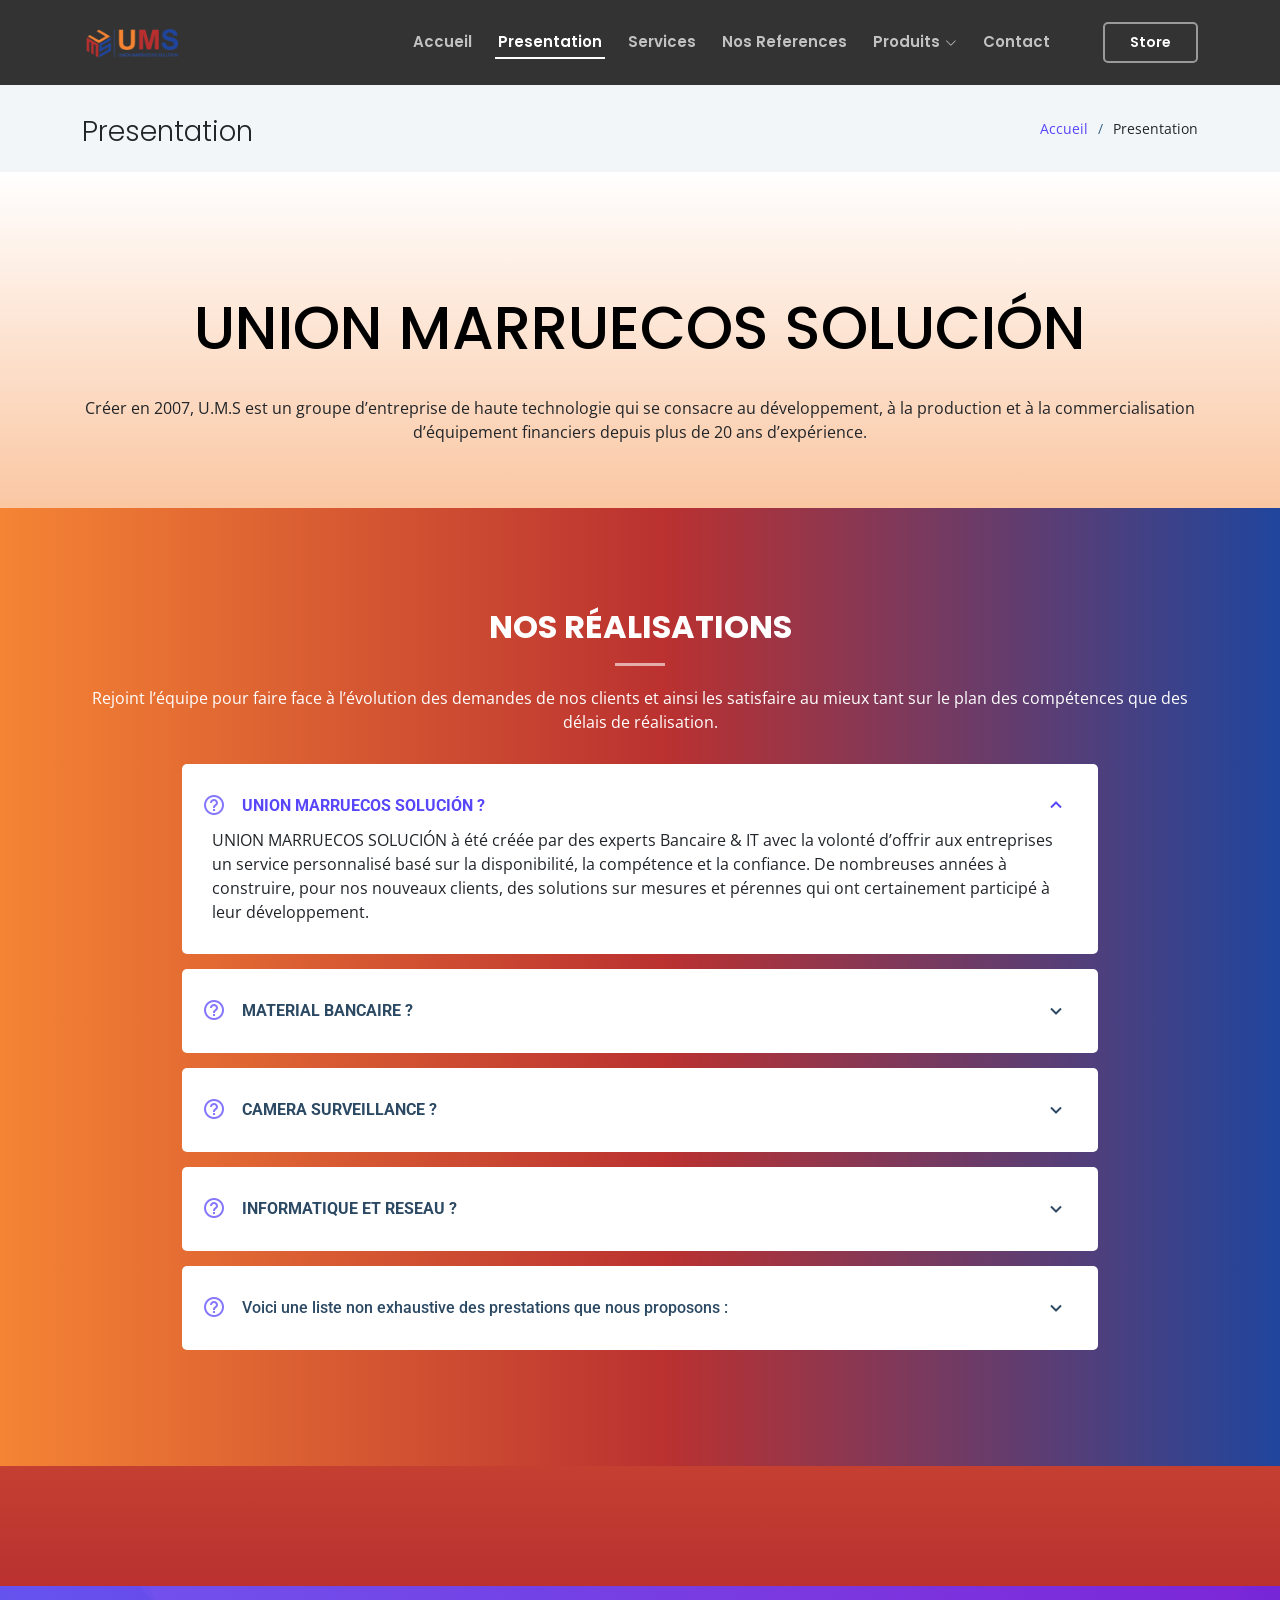
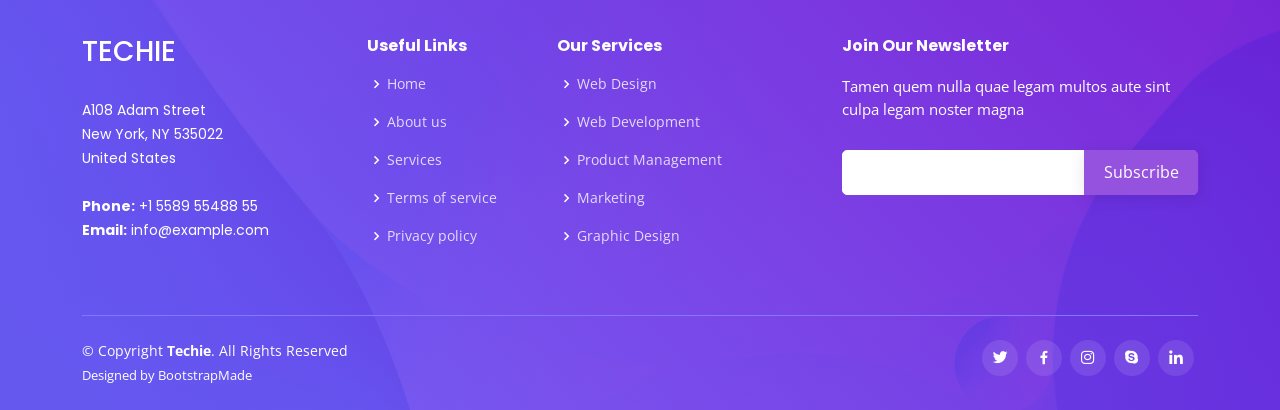
<file: inner-page.html>
<!DOCTYPE html>
<html lang="en">

<head>
  <meta charset="utf-8">
  <meta content="width=device-width, initial-scale=1.0" name="viewport">

  <title>Inner Page - Techie Bootstrap Template</title>
  <meta content="" name="description">
  <meta content="" name="keywords">

  <!-- Favicons -->
  <link href="assets/img/favicon.png" rel="icon">
  <link href="assets/img/apple-touch-icon.png" rel="apple-touch-icon">

  <!-- Google Fonts -->
  <link href="https://fonts.googleapis.com/css?family=Open+Sans:300,300i,400,400i,600,600i,700,700i|Roboto:300,300i,400,400i,500,500i,600,600i,700,700i|Poppins:300,300i,400,400i,500,500i,600,600i,700,700i" rel="stylesheet">

  <!-- Vendor CSS Files -->
  <link href="assets/vendor/aos/aos.css" rel="stylesheet">
  <link href="assets/vendor/bootstrap/css/bootstrap.min.css" rel="stylesheet">
  <link href="assets/vendor/bootstrap-icons/bootstrap-icons.css" rel="stylesheet">
  <link href="assets/vendor/boxicons/css/boxicons.min.css" rel="stylesheet">
  <link href="assets/vendor/glightbox/css/glightbox.min.css" rel="stylesheet">
  <link href="assets/vendor/swiper/swiper-bundle.min.css" rel="stylesheet">

  <!-- Template Main CSS File -->
  <link href="assets/css/style.css" rel="stylesheet">

</head>

<body>

  <!-- ======= Header ======= -->
  <header id="header" class="fixed-top header-inner-pages">
    <div class="container d-flex align-items-center justify-content-between">

      <a href="index.html" class="logo"><img src="assets/LOGO.png" alt="UMS LOGO" style="width: 100px;"></a>

      <nav id="navbar" class="navbar"> 
        <ul>
          <li><a class="nav-link scrollto" href="#hero">Accueil</a></li>
          <li><a class="nav-link scrollto" href="#about">Presentation</a></li>
          <li><a class="nav-link scrollto" href="#services">Services</a></li>
          <li><a class="nav-link scrollto" href="#team">Nos References</a></li>
          <li class="dropdown"><a href="#"><span>Produits</span> <i class="bi bi-chevron-down"></i></a>
            <ul>
              <li><a href="#">Système intelligent pour le dépôt d’argent.</a></li>
              <li><a href="#">Compteuse et trieuse de Billets.</a></li>
              <li><a href="#">Compteuse et trieuse de monnaie.</a></li>
              <li><a href="#">Detecteur Faux billets.</a></li>
              <li><a href="#">Accessoires et consommables.</a></li>
              <li><a href="#">Camera surveillance.</a></li>
              
            </ul>
          </li>
          <li><a class="nav-link scrollto" href="#contact">Contact</a></li>
          <li><a class="getstarted scrollto" href="#about" style="text-decoration: none;">Store</a></li>
        </ul>
        <i class="bi bi-list mobile-nav-toggle"></i>
      </nav><!-- .navbar -->

    </div>
  </header><!-- End Header -->

  <main id="main">

    <!-- ======= Breadcrumbs ======= -->
    <section class="breadcrumbs">
      <div class="container">

        <div class="d-flex justify-content-between align-items-center">
          <h2>Presentation</h2>
          <ol>
            <li><a href="index.html">Accueil</a></li>
            <li>Presentation</li>
          </ol>
        </div>

      </div>
    </section><!-- End Breadcrumbs -->


    <!-- ======= UMS PRESENTATION ======= -->
    <section id="about" class="about">
      <div class="container" data-aos="fade-up">
        <div id="who"> 
          <h1 class="hed">UNION MARRUECOS SOLUCIÓN </h1>
          <br>
          <p style="text-align:center;">Créer en 2007, U.M.S est un groupe d’entreprise de haute technologie qui se consacre au développement, à la production et à la commercialisation d’équipement financiers depuis plus de 20 ans d’expérience.</p>
        </div>
      </div>

      <br><br>
 <!-- ======= Presentation Section ======= -->
 <section id="faq" class="faq">
  <div class="container" data-aos="fade-up">

    <div class="section-title">
      <h2>Nos Réalisations</h2>
      <p>Rejoint l’équipe pour faire face à l’évolution des demandes de nos clients et ainsi les satisfaire au mieux tant sur le plan des compétences que des délais de réalisation.</p>
    </div>

    <div class="faq-list">
      <ul>
        <li data-aos="fade-up" data-aos="fade-up" data-aos-delay="100">
          <i class="bx bx-help-circle icon-help"></i> <a data-bs-toggle="collapse" class="collapse" data-bs-target="#faq-list-1"><b>UNION MARRUECOS SOLUCIÓN ?</b> <i class="bx bx-chevron-down icon-show"></i><i class="bx bx-chevron-up icon-close"></i></a>
          <div id="faq-list-1" class="collapse show" data-bs-parent=".faq-list">
            <p>
                  UNION MARRUECOS SOLUCIÓN à été créée  par des experts Bancaire & IT avec la volonté d’offrir aux entreprises un service personnalisé basé sur la disponibilité, la compétence et la confiance. De nombreuses années à construire, pour nos nouveaux clients, des solutions sur mesures et pérennes qui ont certainement participé à leur développement.
            </p>
          </div>
        </li>

        <li data-aos="fade-up" data-aos-delay="200">
          <i class="bx bx-help-circle icon-help"></i> <a data-bs-toggle="collapse" data-bs-target="#faq-list-2" class="collapsed"><b>MATERIAL BANCAIRE ?</b>  <i class="bx bx-chevron-down icon-show"></i><i class="bx bx-chevron-up icon-close"></i></a>
          <div id="faq-list-2" class="collapse" data-bs-parent=".faq-list">
            <p>
               U.M.S est leader dans les domaines suivants : compteuses et trieuses des pièces et des billets, la gamme de produits se compose de : <br>
                    Compteurs de monnaie, Trieuses, Compteurs, Machines d’emballage billets, des billets de trieuses, ainsi qu’une large gamme d’appareils pour le traitement des espèces intégrée comodetectores contrefaçon, les systèmes de distribution de changement, la gestion automatique des collections, etc.
            </p>
          </div>
        </li>

        <li data-aos="fade-up" data-aos-delay="300">
          <i class="bx bx-help-circle icon-help"></i> <a data-bs-toggle="collapse" data-bs-target="#faq-list-3" class="collapsed"> <b>CAMERA SURVEILLANCE ?</b><i class="bx bx-chevron-down icon-show"></i><i class="bx bx-chevron-up icon-close"></i></a>
          <div id="faq-list-3" class="collapse" data-bs-parent=".faq-list">
            <p>
              Concepteur et Intégrateur de Solutions de Vidéosurveillance Intelligentes Ne prenez plus de risques… nous les prenons pour vous. Développe et installe des solutions de Vidéosurveillance et Vidéoprotection homologuées sur l’ensemble de l’hexagone par des packs locatifs longue durée à 90%. <br>
              Pas de coût d’installation, pas de coût de maintenance… Tout est compris.<br>
              Par son expertise et son savoir-faire, ums apporte au quotidien, sécurité, efficacité et tranquillité tout en augmentant la rentabilité de ses clients équipés.<br>
              En effet, les bénéfices d’un dispositif de Vidéosurveillance ums sont rapidement visibles et très vite amortis…<br>
              Tout est parti du constat suivant : un fort taux de méconnaissance de notre métier en constante mutation de la part d’entreprises souvent déçues par l’acquisition parfois hasardeuse d’un dispositif de caméras de surveillance sans pour autant en connaître réellement la finalité en terme de résultat à l’utilisation comme la qualité de l’enregistreur ou de l’image en live et en relecture sur l’écran ou de son homologation etc …<br>
              La maintenance sur site est négligée alors qu’elle reste indispensable compte tenu de l’utilisation et d’un fonctionnement en continu 24h/24.<br>
             Grâce au travail fourni sur la veille technologique quant à la sélection des produits devenue son principal moteur de développement, par la qualité des tests et certifications de chaque matériel pendant plusieurs mois sur ses bancs d’essais et show-room, par l’efficacité et les performances qu’ils offrent sur ses installations, par sa rigueur, son organisation et ses qualités managériales,
            </p>
          </div>
        </li>

        <li data-aos="fade-up" data-aos-delay="400">
          <i class="bx bx-help-circle icon-help"></i> <a data-bs-toggle="collapse" data-bs-target="#faq-list-4" class="collapsed"> <b>INFORMATIQUE ET RESEAU ?</b><i class="bx bx-chevron-down icon-show"></i><i class="bx bx-chevron-up icon-close"></i></a>
          <div id="faq-list-4" class="collapse" data-bs-parent=".faq-list">
            <p>
              L’informatique n’est pas le coeur de votre métier, mais c’est un outil aujourd’hui indispensable pour vous permettre d’exercer vos talents dans les meilleures conditions.<br>
              Il existe bon nombre d’outils dont vous pouvez avoir besoin comme par exemple :
              Des ordinateurs, imprimantes, télécopieurs, caméras de vidéo surveillance, lecteurs de bande pour sauvegarder vos données…<br>
              Un intranet pour gérer vos besoins internes en terme d’emploi du temps, d’agenda, de gestions de commande, de gestion de stock…<br>
              Qui dit intranet dit serveur et mise en réseau de votre parc informatique.<br>
              Un extranet permettant à tous vos employés et clients d’accéder de n’importe où à des informations ou des services spécifiques…<br>
             Un site internet pour vous faire connaitre sur la toile, ou échanger beaucoup d’informations, voir même vendre vos produits en ligne
            </p>
          </div>
        </li>

        <li data-aos="fade-up" data-aos-delay="500">
          <i class="bx bx-help-circle icon-help"></i> <a data-bs-toggle="collapse" data-bs-target="#faq-list-5" class="collapsed">Voici une liste non exhaustive des prestations que nous proposons : <i class="bx bx-chevron-down icon-show"></i><i class="bx bx-chevron-up icon-close"></i></a>
          <div id="faq-list-5" class="collapse" data-bs-parent=".faq-list">
            <p>
              - Installation et Administration windows server.<br>
              - Configuration cisco voice et cisco wifi et routing & switching.<br>
              - Sécurité physique des systèmes d’information.<br>
              - Cloud Computing et sécurité des S.I virtualisés.<br>
              - Securisation les siteweb par technologies cloudflare.<br>
              - Securisation Application web.<br>
              - Identifier les failles et les vulnérabilités.<br>
              - Installation d’un réseau informatique.<br>
              - Administration d’un réseau.<br>
              - Sécurisation d’un réseau.<br>
              - Maintenance preventif-corrective.<br>
              - Maintenance de matériel.<br>
              - Technique d’enquete criminelle.<br>
              - Technique et les outils de contre attaque.<br>
              - Hébergement de sites internet, extranet.<br>
              - Télémaintenance pour tous vos problèmes informatiques.
         </p>
          </div>
        </li>

      </ul>
    </div>

  </div>
</section><!-- End Presentation Section -->



  </main><!-- End #main -->

  <!-- ======= Footer ======= -->
  <footer id="footer">

    <div class="footer-top">
      <div class="container">
        <div class="row">

          <div class="col-lg-3 col-md-6 footer-contact">
            <h3>Techie</h3>
            <p>
              A108 Adam Street <br>
              New York, NY 535022<br>
              United States <br><br>
              <strong>Phone:</strong> +1 5589 55488 55<br>
              <strong>Email:</strong> info@example.com<br>
            </p>
          </div>

          <div class="col-lg-2 col-md-6 footer-links">
            <h4>Useful Links</h4>
            <ul>
              <li><i class="bx bx-chevron-right"></i> <a href="#">Home</a></li>
              <li><i class="bx bx-chevron-right"></i> <a href="#">About us</a></li>
              <li><i class="bx bx-chevron-right"></i> <a href="#">Services</a></li>
              <li><i class="bx bx-chevron-right"></i> <a href="#">Terms of service</a></li>
              <li><i class="bx bx-chevron-right"></i> <a href="#">Privacy policy</a></li>
            </ul>
          </div>

          <div class="col-lg-3 col-md-6 footer-links">
            <h4>Our Services</h4>
            <ul>
              <li><i class="bx bx-chevron-right"></i> <a href="#">Web Design</a></li>
              <li><i class="bx bx-chevron-right"></i> <a href="#">Web Development</a></li>
              <li><i class="bx bx-chevron-right"></i> <a href="#">Product Management</a></li>
              <li><i class="bx bx-chevron-right"></i> <a href="#">Marketing</a></li>
              <li><i class="bx bx-chevron-right"></i> <a href="#">Graphic Design</a></li>
            </ul>
          </div>

          <div class="col-lg-4 col-md-6 footer-newsletter">
            <h4>Join Our Newsletter</h4>
            <p>Tamen quem nulla quae legam multos aute sint culpa legam noster magna</p>
            <form action="" method="post">
              <input type="email" name="email"><input type="submit" value="Subscribe">
            </form>
          </div>

        </div>
      </div>
    </div>

    <div class="container">

      <div class="copyright-wrap d-md-flex py-4">
        <div class="me-md-auto text-center text-md-start">
          <div class="copyright">
            &copy; Copyright <strong><span>Techie</span></strong>. All Rights Reserved
          </div>
          <div class="credits">

            Designed by <a href="https://bootstrapmade.com/">BootstrapMade</a>
          </div>
        </div>
        <div class="social-links text-center text-md-right pt-3 pt-md-0">
          <a href="#" class="twitter"><i class="bx bxl-twitter"></i></a>
          <a href="#" class="facebook"><i class="bx bxl-facebook"></i></a>
          <a href="#" class="instagram"><i class="bx bxl-instagram"></i></a>
          <a href="#" class="google-plus"><i class="bx bxl-skype"></i></a>
          <a href="#" class="linkedin"><i class="bx bxl-linkedin"></i></a>
        </div>
      </div>

    </div>
  </footer><!-- End Footer -->

  <a href="#" class="back-to-top d-flex align-items-center justify-content-center"><i class="bi bi-arrow-up-short"></i></a>
  <div id="preloader"></div>

  <!-- Vendor JS Files -->
  <script src="assets/vendor/purecounter/purecounter.js"></script>
  <script src="assets/vendor/aos/aos.js"></script>
  <script src="assets/vendor/bootstrap/js/bootstrap.bundle.min.js"></script>
  <script src="assets/vendor/glightbox/js/glightbox.min.js"></script>
  <script src="assets/vendor/isotope-layout/isotope.pkgd.min.js"></script>
  <script src="assets/vendor/swiper/swiper-bundle.min.js"></script>
  <script src="assets/vendor/php-email-form/validate.js"></script>

  <!-- Template Main JS File -->
  <script src="assets/js/main.js"></script>

</body>

</html>
</file>
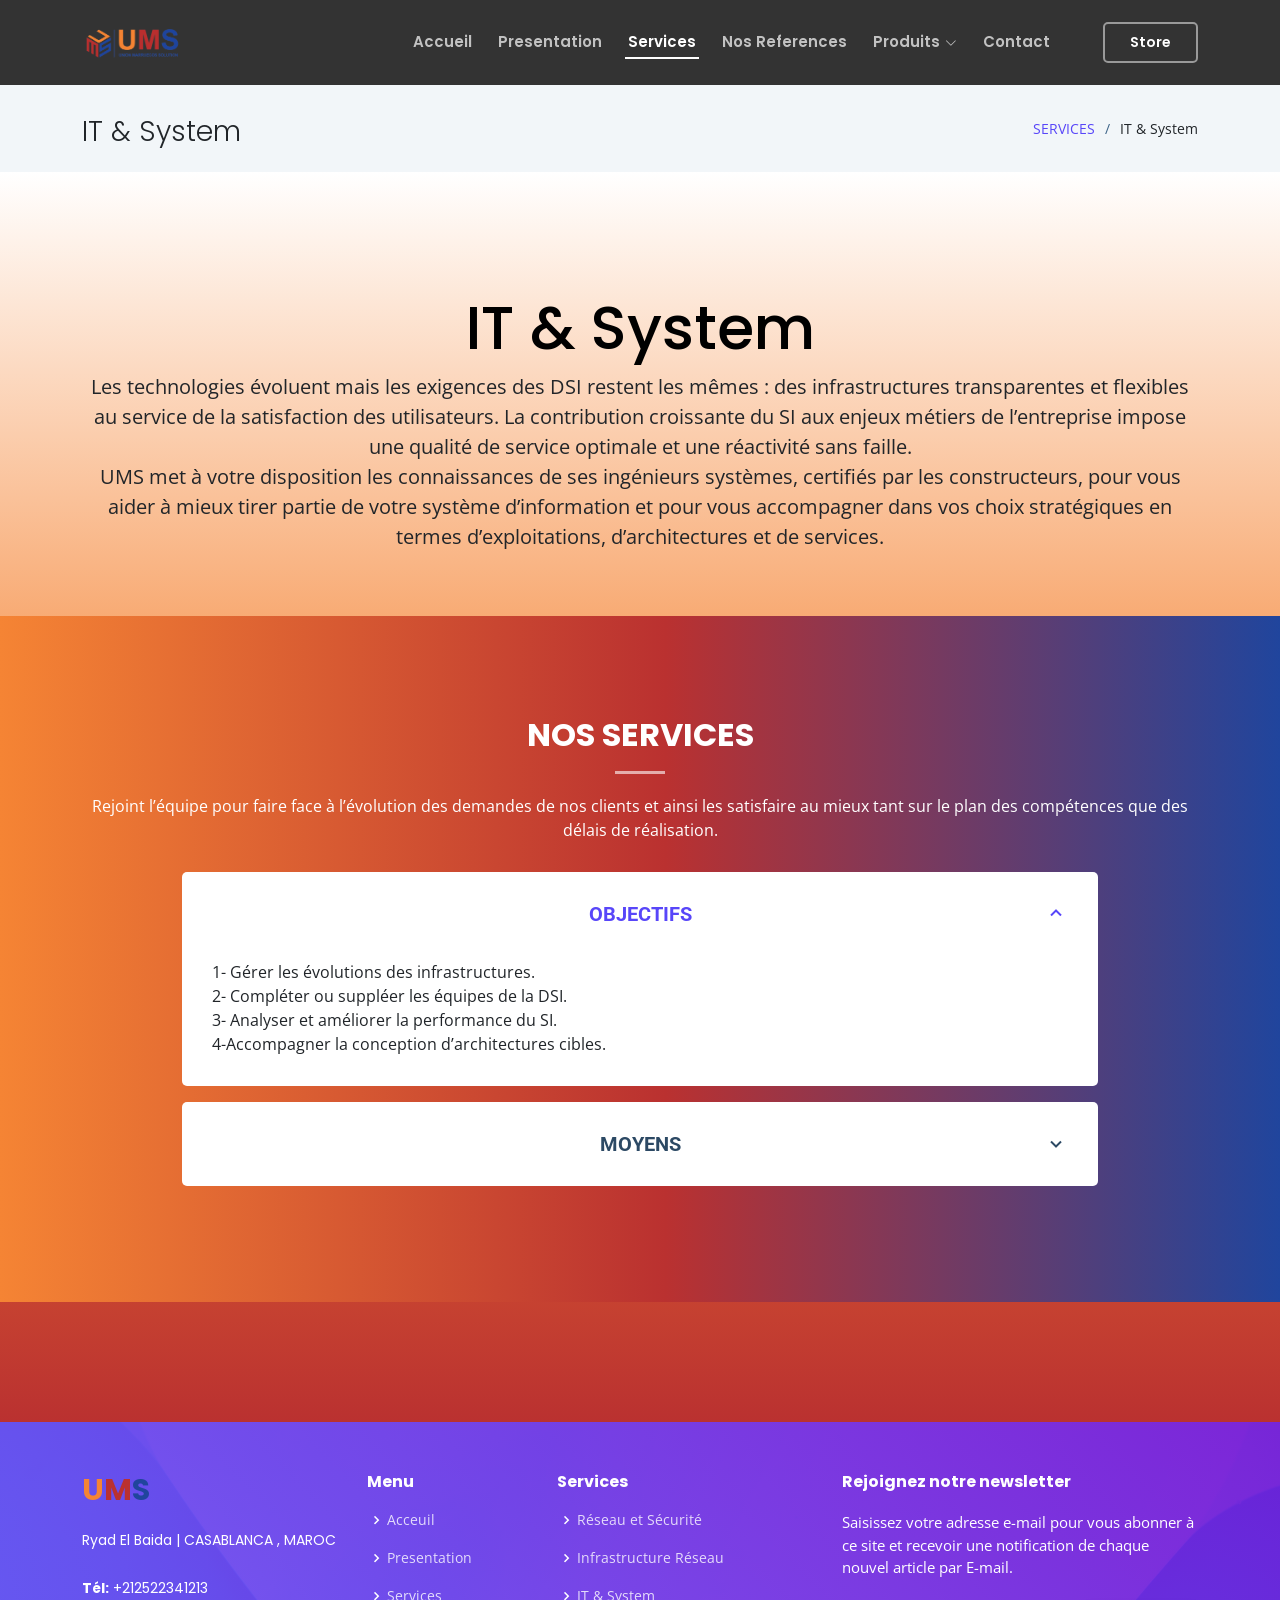
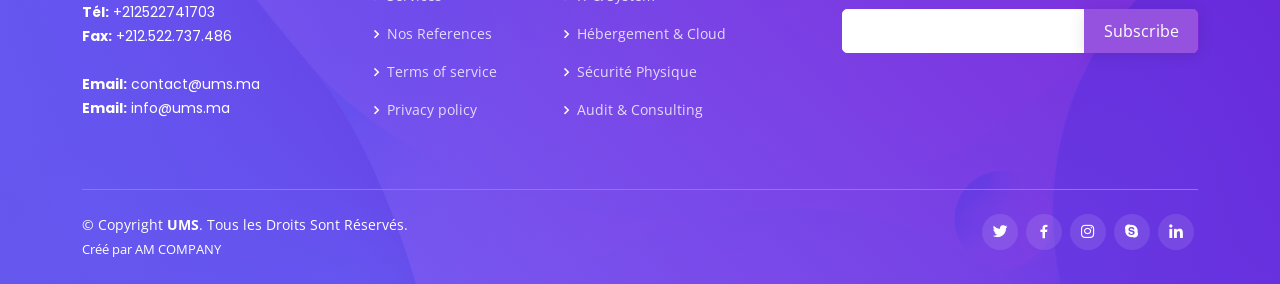
<file: IT & System.html>
<!DOCTYPE html>
<html lang="en">

<head>
  <meta charset="utf-8">
  <meta content="width=device-width, initial-scale=1.0" name="viewport">

  <title>UMS | IT & System</title>
  <meta content="" name="description">
  <meta content="" name="keywords">

  <!-- Favicons -->
  <link href="assets/img/UMS.png" rel="icon">
  <link href="assets/img/apple-touch-icon.png" rel="apple-touch-icon">

  <!-- Google Fonts -->
  <link href="https://fonts.googleapis.com/css?family=Open+Sans:300,300i,400,400i,600,600i,700,700i|Roboto:300,300i,400,400i,500,500i,600,600i,700,700i|Poppins:300,300i,400,400i,500,500i,600,600i,700,700i" rel="stylesheet">

  <!-- Vendor CSS Files -->
  <link href="assets/vendor/aos/aos.css" rel="stylesheet">
  <link href="assets/vendor/bootstrap/css/bootstrap.min.css" rel="stylesheet">
  <link href="assets/vendor/bootstrap-icons/bootstrap-icons.css" rel="stylesheet">
  <link href="assets/vendor/boxicons/css/boxicons.min.css" rel="stylesheet">
  <link href="assets/vendor/glightbox/css/glightbox.min.css" rel="stylesheet">
  <link href="assets/vendor/swiper/swiper-bundle.min.css" rel="stylesheet">

  <!-- Template Main CSS File -->
  <link href="assets/css/style.css" rel="stylesheet">

</head>

<body>

  <!-- ======= Header ======= -->
  <header id="header" class="fixed-top header-inner-pages">
    <div class="container d-flex align-items-center justify-content-between">

      <a href="index.html" class="logo"><img src="assets/LOGO.png" alt="UMS LOGO" style="width: 100px;"></a>

      <nav id="navbar" class="navbar"> 
        <ul>
          <li><a class="nav-link scrollto" href="index.html">Accueil</a></li>
          <li><a class="" href="Presentation.html">Presentation</a></li>
          <li><a class="nav-link scrollto active" href="index.html">Services</a></li>
          <li><a class="nav-link scrollto " href="index.html">Nos References</a></li>
          <li class="dropdown"><a href="#"><span>Produits</span> <i class="bi bi-chevron-down"></i></a>
            <ul>
              <li><a href="#">Système intelligent pour le dépôt d’argent.</a></li>
              <li><a href="#">Compteuse et trieuse de Billets.</a></li>
              <li><a href="#">Compteuse et trieuse de monnaie.</a></li>
              <li><a href="#">Detecteur Faux billets.</a></li>
              <li><a href="#">Accessoires et consommables.</a></li>
              <li><a href="#">Camera surveillance.</a></li>
              
            </ul>
          </li>
          <li><a class="nav-link scrollto" href="#contact">Contact</a></li>
          <li><a class="getstarted scrollto" href="#about" style="text-decoration: none;">Store</a></li>
        </ul>
        <i class="bi bi-list mobile-nav-toggle"></i>
      </nav><!-- .navbar -->

    </div>
  </header><!-- End Header -->

  <main id="main">

    <!-- ======= Breadcrumbs ======= -->
    <section class="breadcrumbs">
      <div class="container">

        <div class="d-flex justify-content-between align-items-center">
          <h2>IT & System</h2>
          <ol>
            <li><a href="index.html">SERVICES</a></li>
            <li>IT & System</li>
          </ol>
        </div>

      </div>
    </section><!-- End Breadcrumbs -->


    <!-- ======= UMS PRESENTATION ======= -->
    <section id="about" class="about">
      <div class="container" data-aos="fade-up">
        <div id="who"> 
          <h1 class="hed">IT & System</h1>
          <p style="text-align:center; font-size: 20px;"> Les technologies évoluent mais les exigences des DSI restent les mêmes : des infrastructures transparentes et flexibles au service de la satisfaction des utilisateurs. La contribution croissante du SI aux enjeux métiers de l’entreprise impose une qualité de service optimale et une réactivité sans faille.
          <br>
            UMS met à votre disposition les connaissances de ses ingénieurs systèmes, certifiés par les constructeurs, pour vous aider à mieux tirer partie de votre système d’information et pour vous accompagner dans vos choix stratégiques en termes d’exploitations, d’architectures et de services.
          </p>
        </div>
      </div>

      <br><br>
 <!-- ======= Presentation Section ======= -->
 <section id="faq" class="faq">
  <div class="container" data-aos="fade-up">

    <div class="section-title">
      <h2>Nos Services</h2>
      <p>Rejoint l’équipe pour faire face à l’évolution des demandes de nos clients et ainsi les satisfaire au mieux tant sur le plan des compétences que des délais de réalisation.</p>
    </div>

    <div class="faq-list">
      <ul>
        <li data-aos="fade-up" data-aos="fade-up" data-aos-delay="100">
          </i> <a data-bs-toggle="collapse" class="collapse" data-bs-target="#faq-list-1" style="text-align:center; font-size: 20px;"><b>OBJECTIFS</b> <i class="bx bx-chevron-down icon-show"></i><i class="bx bx-chevron-up icon-close"></i></a>
          <div id="faq-list-1" class="collapse show" data-bs-parent=".faq-list">
            <br>
            <p>
             1- Gérer les évolutions des infrastructures. <br>
             2- Compléter ou suppléer les équipes de la DSI. <br>
             3- Analyser et améliorer la performance du SI. <br>
             4-Accompagner la conception d’architectures cibles.
            </div>
        </li>
      </ul>


      <ul>
        <li data-aos="fade-up" data-aos="fade-up" data-aos-delay="200">
          </i> <a data-bs-toggle="collapse" class="collapsed" data-bs-target="#faq-list-2" style="text-align:center; font-size: 20px;"><b>MOYENS</b> <i class="bx bx-chevron-down icon-show"></i><i class="bx bx-chevron-up icon-close"></i></a>
          <div id="faq-list-2" class="collapse" data-bs-parent=".faq-list">
            <br>
            <p>
             1- Compétences systèmes serveurs, stockage et logiciel.<br>
             2- Virtualisation en environnement POWER et Intel. <br>
             3- Partenariat constructeurs et éditeurs.<br>
             4- Projet piloté par des ingénieurs certifiés. <br>
             5- Sécurité, sûreté et redondance. <br>
             6- Prestations complémentaires. <br>
             7- Installation, intégration et déploiement. <br>
             8- Conception d’architecture. <br>
             9- Architectures techniques. <br>
             10- Audit de performance. <br>
             11- Migration technique. <br>
             12- Téléservices.
            </div>
        </li>
      </ul>


    </div>  


</section><!-- End Presentation Section -->

  </main><!-- End #main -->

  <!-- ======= Footer ======= -->
  <footer id="footer">

    <div class="footer-top">
      <div class="container">
        <div class="row">
          <div class="col-lg-3 col-md-6 footer-contact">
            <h4 style="padding-top:-10px;"><span style="color: #F58434; font-size: 30px;">U</span><span style="color: #BA3130;font-size: 30px;">M</span><span style="color: #20459D; font-size: 30px;">S</span></h4>
            <p>
              Ryad El Baida | CASABLANCA , MAROC <br><br>
              <strong>Tél:</strong> +212522341213<br>
              <strong>Tél:</strong> +212522741703<br>
              <strong>Fax:</strong> +212.522.737.486<br><br>
              <strong>Email:</strong> contact@ums.ma<br>
              <strong>Email:</strong> info@ums.ma<br>
            </p>
          </div>

          <div class="col-lg-2 col-md-6 footer-links">
            <h4>Menu</h4>
            <ul>
              <li><i class="bx bx-chevron-right"></i> <a href="index.html">Acceuil</a></li>
              <li><i class="bx bx-chevron-right"></i> <a href="Presentation.html">Presentation</a></li>
              <li><i class="bx bx-chevron-right"></i> <a href="index.html">Services</a></li>
              <li><i class="bx bx-chevron-right"></i> <a href="index.html">Nos References</a></li>
              <li><i class="bx bx-chevron-right"></i> <a href="#">Terms of service</a></li>
              <li><i class="bx bx-chevron-right"></i> <a href="#">Privacy policy</a></li>
            </ul>
          </div>

          <div class="col-lg-3 col-md-6 footer-links">
            <h4>Services</h4>
            <ul>
              <li><i class="bx bx-chevron-right"></i> <a href="Réseau et Sécurité.html">Réseau et Sécurité</a></li>
              <li><i class="bx bx-chevron-right"></i> <a href="Infrastructure Réseau.html">Infrastructure Réseau</a></li>
              <li><i class="bx bx-chevron-right"></i> <a href="IT & System.html">IT & System</a></li>
              <li><i class="bx bx-chevron-right"></i> <a href="#">Hébergement & Cloud</a></li>
              <li><i class="bx bx-chevron-right"></i> <a href="#">Sécurité Physique</a></li>
              <li><i class="bx bx-chevron-right"></i> <a href="#">Audit & Consulting</a></li>
            </ul>
          </div>

          <div class="col-lg-4 col-md-6 footer-newsletter">
            <h4>Rejoignez notre newsletter</h4>
            <p>Saisissez votre adresse e-mail pour vous abonner à ce site et recevoir une notification de chaque nouvel article par E-mail.</p>
            <form action="" method="post">
              <input type="email" name="email"><input type="submit" value="Subscribe">
            </form>
          </div>

        </div>
      </div>
    </div>

    <div class="container">

      <div class="copyright-wrap d-md-flex py-4">
        <div class="me-md-auto text-center text-md-start">
          <div class="copyright">
            &copy; Copyright <strong><span>UMS</span></strong>. Tous les Droits Sont Réservés.
          </div>
          <div class="credits">
            Créé par <a href="">AM COMPANY</a>
          </div>
        </div>
        <div class="social-links text-center text-md-right pt-3 pt-md-0">
          <a href="#" class="twitter"><i class="bx bxl-twitter"></i></a>
          <a href="#" class="facebook"><i class="bx bxl-facebook"></i></a>
          <a href="#" class="instagram"><i class="bx bxl-instagram"></i></a>
          <a href="#" class="google-plus"><i class="bx bxl-skype"></i></a>
          <a href="#" class="linkedin"><i class="bx bxl-linkedin"></i></a>
        </div>
      </div>

    </div>
  </footer>
  
           
  <!-- End Footer -->

  <a href="#" class="back-to-top d-flex align-items-center justify-content-center"><i class="bi bi-arrow-up-short"></i></a>
  <div id="preloader"></div>

  <!-- Vendor JS Files -->
  <script src="assets/vendor/purecounter/purecounter.js"></script>
  <script src="assets/vendor/aos/aos.js"></script>
  <script src="assets/vendor/bootstrap/js/bootstrap.bundle.min.js"></script>
  <script src="assets/vendor/glightbox/js/glightbox.min.js"></script>
  <script src="assets/vendor/isotope-layout/isotope.pkgd.min.js"></script>
  <script src="assets/vendor/swiper/swiper-bundle.min.js"></script>
  <script src="assets/vendor/php-email-form/validate.js"></script>

  <!-- Template Main JS File -->
  <script src="assets/js/main.js"></script>

</body>

</html>
</file>
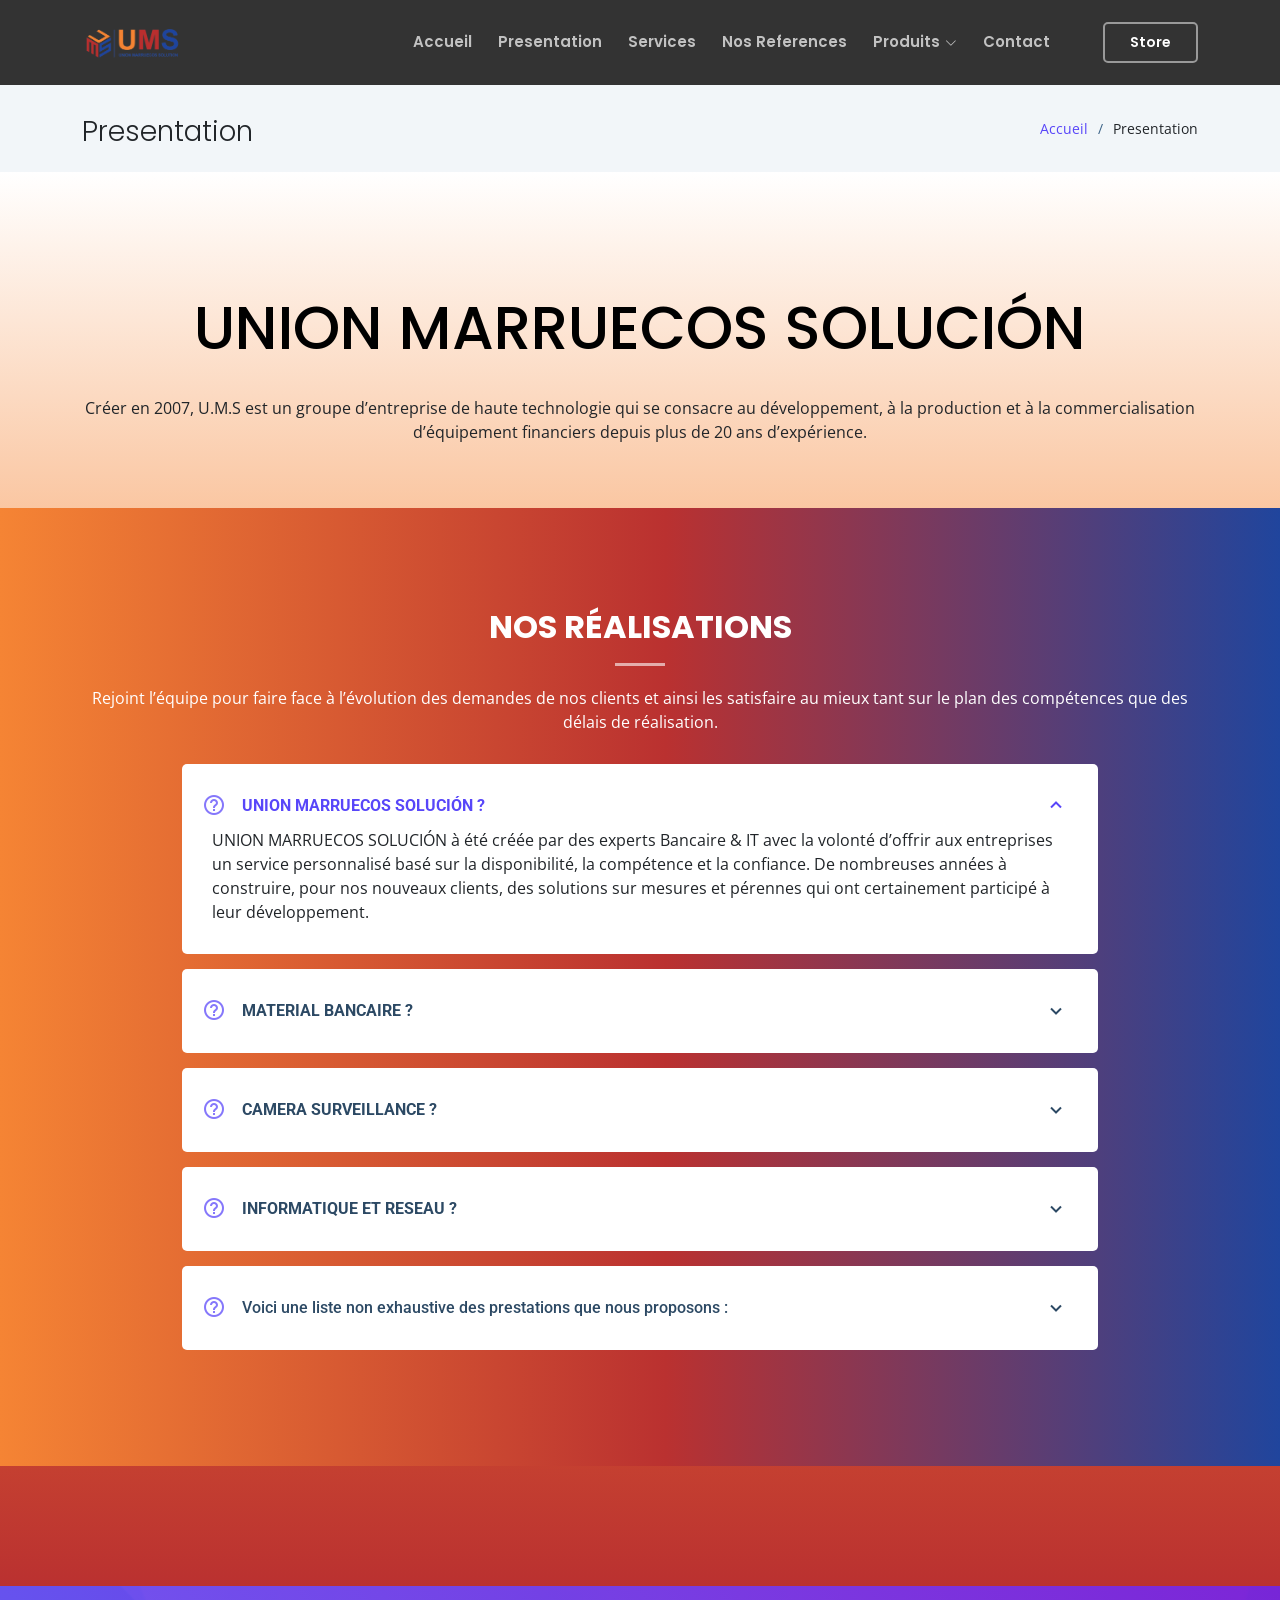
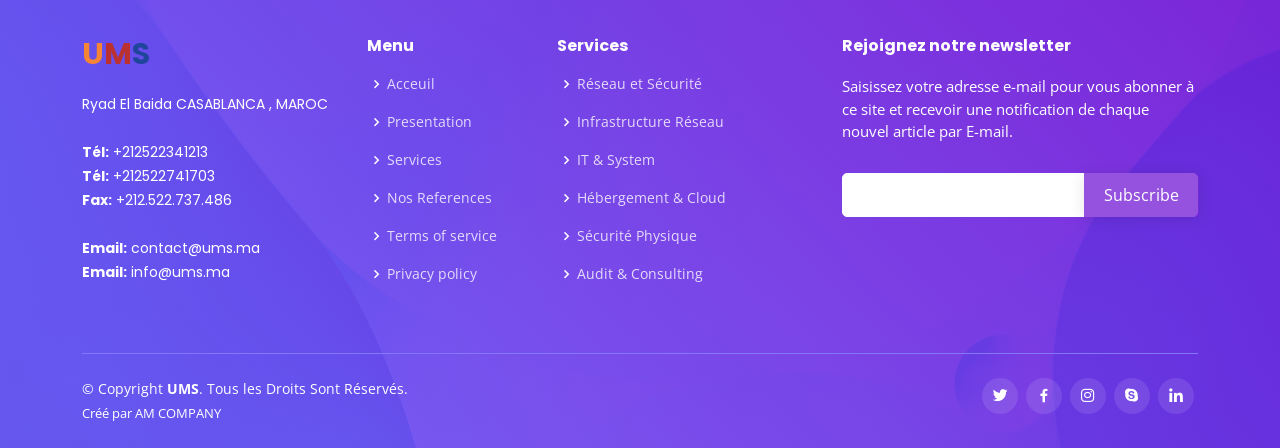
<file: Presentation.html>
<!DOCTYPE html>
<html lang="en">

<head>
  <meta charset="utf-8">
  <meta content="width=device-width, initial-scale=1.0" name="viewport">

  <title>UMS | Presentation</title>
  <meta content="" name="description">
  <meta content="" name="keywords">

  <!-- Favicons -->
  <link href="assets/img/UMS.png" rel="icon">
  <link href="assets/img/apple-touch-icon.png" rel="apple-touch-icon">

  <!-- Google Fonts -->
  <link href="https://fonts.googleapis.com/css?family=Open+Sans:300,300i,400,400i,600,600i,700,700i|Roboto:300,300i,400,400i,500,500i,600,600i,700,700i|Poppins:300,300i,400,400i,500,500i,600,600i,700,700i" rel="stylesheet">

  <!-- Vendor CSS Files -->
  <link href="assets/vendor/aos/aos.css" rel="stylesheet">
  <link href="assets/vendor/bootstrap/css/bootstrap.min.css" rel="stylesheet">
  <link href="assets/vendor/bootstrap-icons/bootstrap-icons.css" rel="stylesheet">
  <link href="assets/vendor/boxicons/css/boxicons.min.css" rel="stylesheet">
  <link href="assets/vendor/glightbox/css/glightbox.min.css" rel="stylesheet">
  <link href="assets/vendor/swiper/swiper-bundle.min.css" rel="stylesheet">

  <!-- Template Main CSS File -->
  <link href="assets/css/style.css" rel="stylesheet">

</head>

<body>

  <!-- ======= Header ======= -->
  <header id="header" class="fixed-top header-inner-pages">
    <div class="container d-flex align-items-center justify-content-between">

      <a href="index.html" class="logo"><img src="assets/LOGO.png" alt="UMS LOGO" style="width: 100px;"></a>

      <nav id="navbar" class="navbar"> 
        <ul>
          <li><a class="nav-link scrollto" href="index.html">Accueil</a></li>
          <li><a class="nav-link scrollto" href="Presentation.html">Presentation</a></li>
          <li><a class="nav-link scrollto" href="index.html">Services</a></li>
          <li><a class="nav-link scrollto" href="index.html">Nos References</a></li>
          <li class="dropdown"><a href="index.html"><span>Produits</span> <i class="bi bi-chevron-down"></i></a>
            <ul>
              <li><a href="#">Système intelligent pour le dépôt d’argent.</a></li>
              <li><a href="#">Compteuse et trieuse de Billets.</a></li>
              <li><a href="#">Compteuse et trieuse de monnaie.</a></li>
              <li><a href="#">Detecteur Faux billets.</a></li>
              <li><a href="#">Accessoires et consommables.</a></li>
              <li><a href="#">Camera surveillance.</a></li>
              
            </ul>
          </li>
          <li><a class="nav-link scrollto" href="index.html">Contact</a></li>
          <li><a class="getstarted scrollto" href="#about" style="text-decoration: none;">Store</a></li>
        </ul>
        <i class="bi bi-list mobile-nav-toggle"></i>
      </nav><!-- .navbar -->

    </div>
  </header><!-- End Header -->

  <main id="main">

    <!-- ======= Breadcrumbs ======= -->
    <section class="breadcrumbs">
      <div class="container">

        <div class="d-flex justify-content-between align-items-center">
          <h2>Presentation</h2>
          <ol>
            <li><a href="index.html">Accueil</a></li>
            <li>Presentation</li>
          </ol>
        </div>

      </div>
    </section><!-- End Breadcrumbs -->


    <!-- ======= UMS PRESENTATION ======= -->
    <section id="about" class="about">
      <div class="container" data-aos="fade-up">
        <div id="who"> 
          <h1 class="hed">UNION MARRUECOS SOLUCIÓN </h1>
          <br>
          <p style="text-align:center;">Créer en 2007, U.M.S est un groupe d’entreprise de haute technologie qui se consacre au développement, à la production et à la commercialisation d’équipement financiers depuis plus de 20 ans d’expérience.</p>
        </div>
      </div>

      <br><br>
 <!-- ======= Presentation Section ======= -->
 <section id="faq" class="faq">
  <div class="container" data-aos="fade-up">

    <div class="section-title">
      <h2>Nos Réalisations</h2>
      <p>Rejoint l’équipe pour faire face à l’évolution des demandes de nos clients et ainsi les satisfaire au mieux tant sur le plan des compétences que des délais de réalisation.</p>
    </div>

    <div class="faq-list">
      <ul>
        <li data-aos="fade-up" data-aos="fade-up" data-aos-delay="100">
          <i class="bx bx-help-circle icon-help"></i> <a data-bs-toggle="collapse" class="collapse" data-bs-target="#faq-list-1"><b>UNION MARRUECOS SOLUCIÓN ?</b> <i class="bx bx-chevron-down icon-show"></i><i class="bx bx-chevron-up icon-close"></i></a>
          <div id="faq-list-1" class="collapse show" data-bs-parent=".faq-list">
            <p>
                  UNION MARRUECOS SOLUCIÓN à été créée  par des experts Bancaire & IT avec la volonté d’offrir aux entreprises un service personnalisé basé sur la disponibilité, la compétence et la confiance. De nombreuses années à construire, pour nos nouveaux clients, des solutions sur mesures et pérennes qui ont certainement participé à leur développement.
            </p>
          </div>
        </li>

        <li data-aos="fade-up" data-aos-delay="200">
          <i class="bx bx-help-circle icon-help"></i> <a data-bs-toggle="collapse" data-bs-target="#faq-list-2" class="collapsed"><b>MATERIAL BANCAIRE ?</b>  <i class="bx bx-chevron-down icon-show"></i><i class="bx bx-chevron-up icon-close"></i></a>
          <div id="faq-list-2" class="collapse" data-bs-parent=".faq-list">
            <p>
               U.M.S est leader dans les domaines suivants : compteuses et trieuses des pièces et des billets, la gamme de produits se compose de : <br>
                    Compteurs de monnaie, Trieuses, Compteurs, Machines d’emballage billets, des billets de trieuses, ainsi qu’une large gamme d’appareils pour le traitement des espèces intégrée comodetectores contrefaçon, les systèmes de distribution de changement, la gestion automatique des collections, etc.
            </p>
          </div>
        </li>

        <li data-aos="fade-up" data-aos-delay="300">
          <i class="bx bx-help-circle icon-help"></i> <a data-bs-toggle="collapse" data-bs-target="#faq-list-3" class="collapsed"> <b>CAMERA SURVEILLANCE ?</b><i class="bx bx-chevron-down icon-show"></i><i class="bx bx-chevron-up icon-close"></i></a>
          <div id="faq-list-3" class="collapse" data-bs-parent=".faq-list">
            <p>
              Concepteur et Intégrateur de Solutions de Vidéosurveillance Intelligentes Ne prenez plus de risques… nous les prenons pour vous. Développe et installe des solutions de Vidéosurveillance et Vidéoprotection homologuées sur l’ensemble de l’hexagone par des packs locatifs longue durée à 90%. <br>
              Pas de coût d’installation, pas de coût de maintenance… Tout est compris.<br>
              Par son expertise et son savoir-faire, ums apporte au quotidien, sécurité, efficacité et tranquillité tout en augmentant la rentabilité de ses clients équipés.<br>
              En effet, les bénéfices d’un dispositif de Vidéosurveillance ums sont rapidement visibles et très vite amortis…<br>
              Tout est parti du constat suivant : un fort taux de méconnaissance de notre métier en constante mutation de la part d’entreprises souvent déçues par l’acquisition parfois hasardeuse d’un dispositif de caméras de surveillance sans pour autant en connaître réellement la finalité en terme de résultat à l’utilisation comme la qualité de l’enregistreur ou de l’image en live et en relecture sur l’écran ou de son homologation etc …<br>
              La maintenance sur site est négligée alors qu’elle reste indispensable compte tenu de l’utilisation et d’un fonctionnement en continu 24h/24.<br>
             Grâce au travail fourni sur la veille technologique quant à la sélection des produits devenue son principal moteur de développement, par la qualité des tests et certifications de chaque matériel pendant plusieurs mois sur ses bancs d’essais et show-room, par l’efficacité et les performances qu’ils offrent sur ses installations, par sa rigueur, son organisation et ses qualités managériales,
            </p>
          </div>
        </li>

        <li data-aos="fade-up" data-aos-delay="400">
          <i class="bx bx-help-circle icon-help"></i> <a data-bs-toggle="collapse" data-bs-target="#faq-list-4" class="collapsed"> <b>INFORMATIQUE ET RESEAU ?</b><i class="bx bx-chevron-down icon-show"></i><i class="bx bx-chevron-up icon-close"></i></a>
          <div id="faq-list-4" class="collapse" data-bs-parent=".faq-list">
            <p>
              L’informatique n’est pas le coeur de votre métier, mais c’est un outil aujourd’hui indispensable pour vous permettre d’exercer vos talents dans les meilleures conditions.<br>
              Il existe bon nombre d’outils dont vous pouvez avoir besoin comme par exemple :
              Des ordinateurs, imprimantes, télécopieurs, caméras de vidéo surveillance, lecteurs de bande pour sauvegarder vos données…<br>
              Un intranet pour gérer vos besoins internes en terme d’emploi du temps, d’agenda, de gestions de commande, de gestion de stock…<br>
              Qui dit intranet dit serveur et mise en réseau de votre parc informatique.<br>
              Un extranet permettant à tous vos employés et clients d’accéder de n’importe où à des informations ou des services spécifiques…<br>
             Un site internet pour vous faire connaitre sur la toile, ou échanger beaucoup d’informations, voir même vendre vos produits en ligne
            </p>
          </div>
        </li>

        <li data-aos="fade-up" data-aos-delay="500">
          <i class="bx bx-help-circle icon-help"></i> <a data-bs-toggle="collapse" data-bs-target="#faq-list-5" class="collapsed">Voici une liste non exhaustive des prestations que nous proposons : <i class="bx bx-chevron-down icon-show"></i><i class="bx bx-chevron-up icon-close"></i></a>
          <div id="faq-list-5" class="collapse" data-bs-parent=".faq-list">
            <p>
              - Installation et Administration windows server.<br>
              - Configuration cisco voice et cisco wifi et routing & switching.<br>
              - Sécurité physique des systèmes d’information.<br>
              - Cloud Computing et sécurité des S.I virtualisés.<br>
              - Securisation les siteweb par technologies cloudflare.<br>
              - Securisation Application web.<br>
              - Identifier les failles et les vulnérabilités.<br>
              - Installation d’un réseau informatique.<br>
              - Administration d’un réseau.<br>
              - Sécurisation d’un réseau.<br>
              - Maintenance preventif-corrective.<br>
              - Maintenance de matériel.<br>
              - Technique d’enquete criminelle.<br>
              - Technique et les outils de contre attaque.<br>
              - Hébergement de sites internet, extranet.<br>
              - Télémaintenance pour tous vos problèmes informatiques.
         </p>
          </div>
        </li>

      </ul>
    </div>

  </div>
</section><!-- End Presentation Section -->



  </main><!-- End #main -->

  <!-- ======= Footer ======= -->
  <footer id="footer">

    <div class="footer-top">
      <div class="container">
        <div class="row">
          <div class="col-lg-3 col-md-6 footer-contact">
            <h4 style="padding-top:-10px;"><span style="color: #F58434; font-size: 30px;">U</span><span style="color: #BA3130;font-size: 30px;">M</span><span style="color: #20459D; font-size: 30px;">S</span></h4>
            <p>
              Ryad El Baida CASABLANCA , MAROC <br><br>
              <strong>Tél:</strong> +212522341213<br>
              <strong>Tél:</strong> +212522741703<br>
              <strong>Fax:</strong> +212.522.737.486<br><br>
              <strong>Email:</strong> contact@ums.ma<br>
              <strong>Email:</strong> info@ums.ma<br>
            </p>
          </div>

          <div class="col-lg-2 col-md-6 footer-links">
            <h4>Menu</h4>
            <ul>
              <li><i class="bx bx-chevron-right"></i> <a href="index.html">Acceuil</a></li>
              <li><i class="bx bx-chevron-right"></i> <a href="Presentation.html">Presentation</a></li>
              <li><i class="bx bx-chevron-right"></i> <a href="index.html">Services</a></li>
              <li><i class="bx bx-chevron-right"></i> <a href="index.html">Nos References</a></li>
              <li><i class="bx bx-chevron-right"></i> <a href="#">Terms of service</a></li>
              <li><i class="bx bx-chevron-right"></i> <a href="#">Privacy policy</a></li>
            </ul>
          </div>

          <div class="col-lg-3 col-md-6 footer-links">
            <h4>Services</h4>
            <ul>
              <li><i class="bx bx-chevron-right"></i> <a href="#">Réseau et Sécurité</a></li>
              <li><i class="bx bx-chevron-right"></i> <a href="#">Infrastructure Réseau</a></li>
              <li><i class="bx bx-chevron-right"></i> <a href="#">IT & System</a></li>
              <li><i class="bx bx-chevron-right"></i> <a href="#">Hébergement & Cloud</a></li>
              <li><i class="bx bx-chevron-right"></i> <a href="#">Sécurité Physique</a></li>
              <li><i class="bx bx-chevron-right"></i> <a href="#">Audit & Consulting</a></li>
            </ul>
          </div>

          <div class="col-lg-4 col-md-6 footer-newsletter">
            <h4>Rejoignez notre newsletter</h4>
            <p>Saisissez votre adresse e-mail pour vous abonner à ce site et recevoir une notification de chaque nouvel article par E-mail.</p>
            <form action="" method="post">
              <input type="email" name="email"><input type="submit" value="Subscribe">
            </form>
          </div>

        </div>
      </div>
    </div>

    <div class="container">

      <div class="copyright-wrap d-md-flex py-4">
        <div class="me-md-auto text-center text-md-start">
          <div class="copyright">
            &copy; Copyright <strong><span>UMS</span></strong>. Tous les Droits Sont Réservés.
          </div>
          <div class="credits">
            Créé par <a href="">AM COMPANY</a>
          </div>
        </div>
        <div class="social-links text-center text-md-right pt-3 pt-md-0">
          <a href="#" class="twitter"><i class="bx bxl-twitter"></i></a>
          <a href="#" class="facebook"><i class="bx bxl-facebook"></i></a>
          <a href="#" class="instagram"><i class="bx bxl-instagram"></i></a>
          <a href="#" class="google-plus"><i class="bx bxl-skype"></i></a>
          <a href="#" class="linkedin"><i class="bx bxl-linkedin"></i></a>
        </div>
      </div>

    </div>
  </footer>
  
           
  <!-- End Footer -->

  <a href="#" class="back-to-top d-flex align-items-center justify-content-center"><i class="bi bi-arrow-up-short"></i></a>
  <div id="preloader"></div>

  <!-- Vendor JS Files -->
  <script src="assets/vendor/purecounter/purecounter.js"></script>
  <script src="assets/vendor/aos/aos.js"></script>
  <script src="assets/vendor/bootstrap/js/bootstrap.bundle.min.js"></script>
  <script src="assets/vendor/glightbox/js/glightbox.min.js"></script>
  <script src="assets/vendor/isotope-layout/isotope.pkgd.min.js"></script>
  <script src="assets/vendor/swiper/swiper-bundle.min.js"></script>
  <script src="assets/vendor/php-email-form/validate.js"></script>

  <!-- Template Main JS File -->
  <script src="assets/js/main.js"></script>

</body>

</html>
</file>
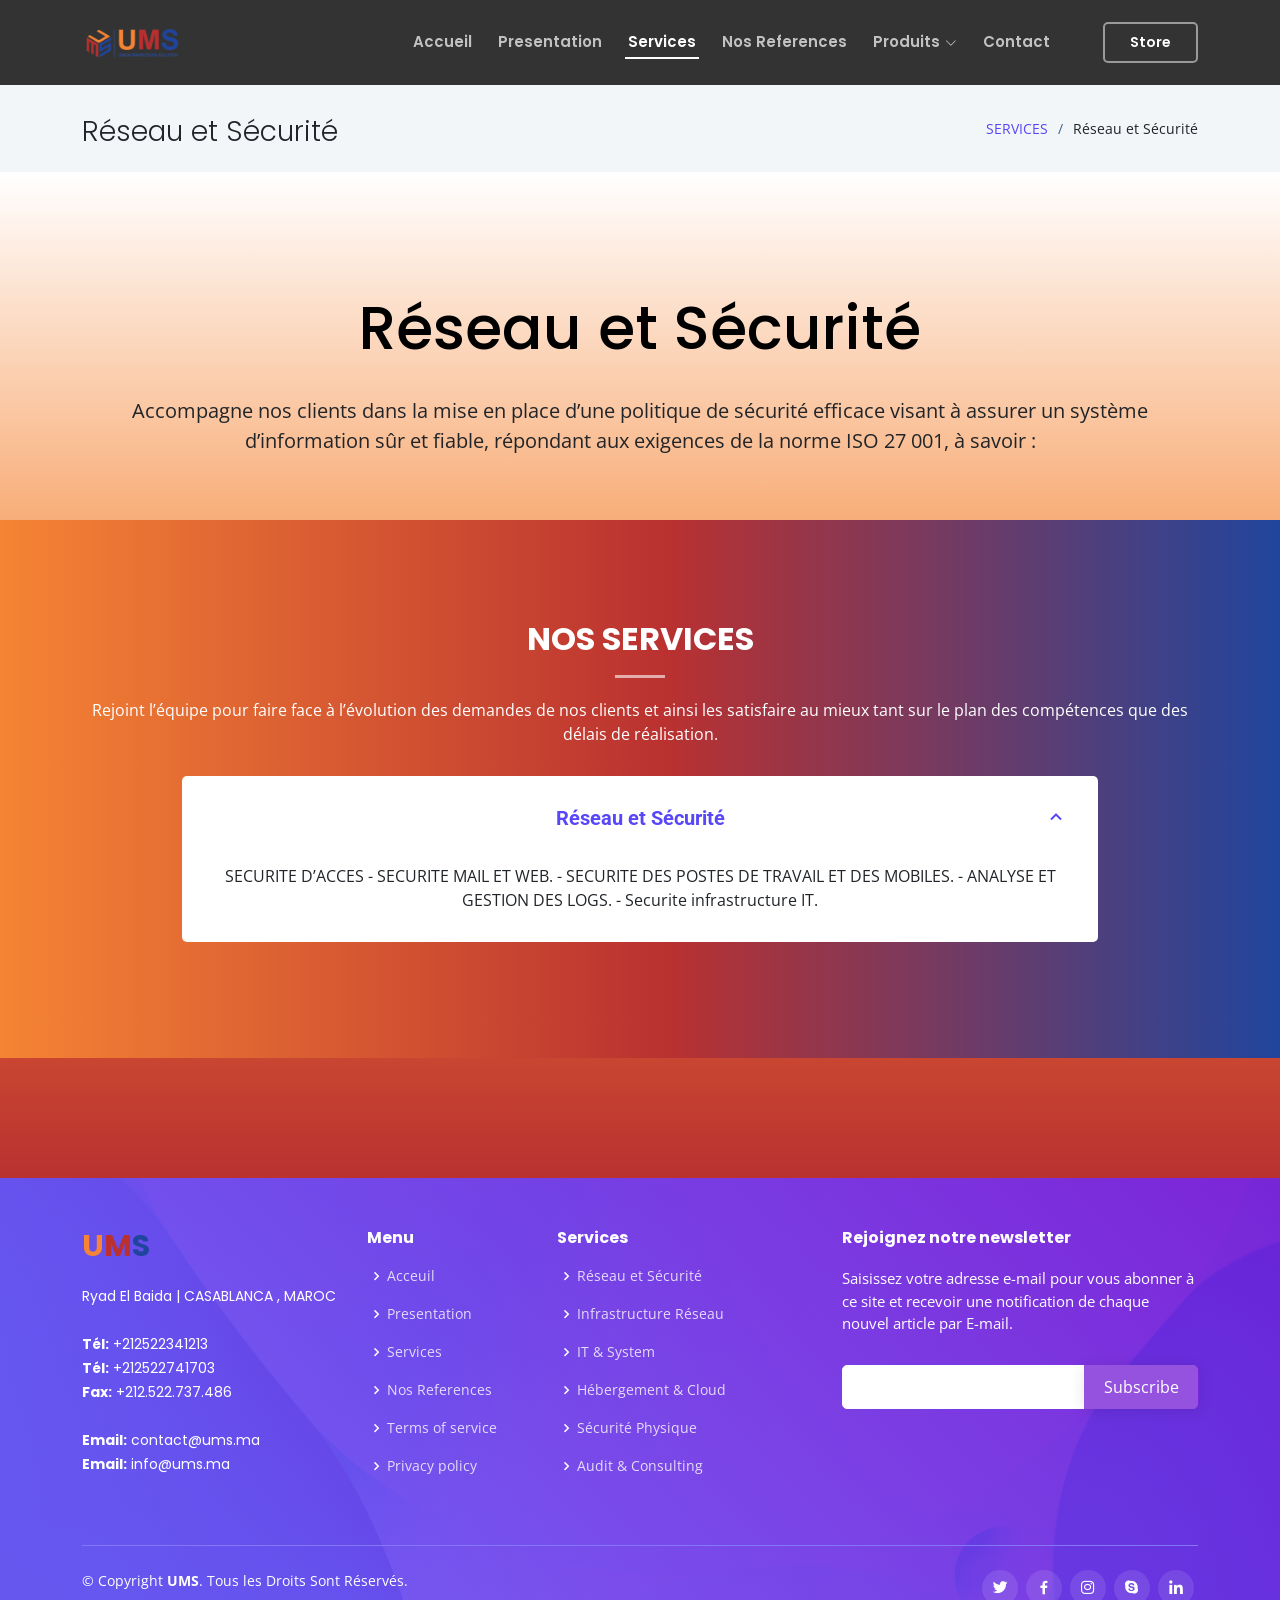
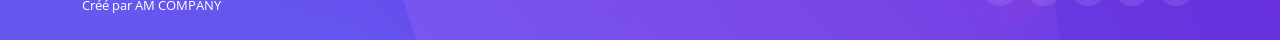
<file: Réseau et Sécurité.html>
<!DOCTYPE html>
<html lang="en">

<head>
  <meta charset="utf-8">
  <meta content="width=device-width, initial-scale=1.0" name="viewport">

  <title>UMS | Réseau et Sécurité</title>
  <meta content="" name="description">
  <meta content="" name="keywords">

  <!-- Favicons -->
  <link href="assets/img/UMS.png" rel="icon">
  <link href="assets/img/apple-touch-icon.png" rel="apple-touch-icon">

  <!-- Google Fonts -->
  <link href="https://fonts.googleapis.com/css?family=Open+Sans:300,300i,400,400i,600,600i,700,700i|Roboto:300,300i,400,400i,500,500i,600,600i,700,700i|Poppins:300,300i,400,400i,500,500i,600,600i,700,700i" rel="stylesheet">

  <!-- Vendor CSS Files -->
  <link href="assets/vendor/aos/aos.css" rel="stylesheet">
  <link href="assets/vendor/bootstrap/css/bootstrap.min.css" rel="stylesheet">
  <link href="assets/vendor/bootstrap-icons/bootstrap-icons.css" rel="stylesheet">
  <link href="assets/vendor/boxicons/css/boxicons.min.css" rel="stylesheet">
  <link href="assets/vendor/glightbox/css/glightbox.min.css" rel="stylesheet">
  <link href="assets/vendor/swiper/swiper-bundle.min.css" rel="stylesheet">

  <!-- Template Main CSS File -->
  <link href="assets/css/style.css" rel="stylesheet">

</head>

<body>

  <!-- ======= Header ======= -->
  <header id="header" class="fixed-top header-inner-pages">
    <div class="container d-flex align-items-center justify-content-between">

      <a href="index.html" class="logo"><img src="assets/LOGO.png" alt="UMS LOGO" style="width: 100px;"></a>

      <nav id="navbar" class="navbar"> 
        <ul>
          <li><a class="nav-link scrollto" href="index.html">Accueil</a></li>
          <li><a class="" href="Presentation.html">Presentation</a></li>
          <li><a class="nav-link scrollto active" href="index.html">Services</a></li>
          <li><a class="nav-link scrollto " href="index.html">Nos References</a></li>
          <li class="dropdown"><a href="#"><span>Produits</span> <i class="bi bi-chevron-down"></i></a>
            <ul>
              <li><a href="#">Système intelligent pour le dépôt d’argent.</a></li>
              <li><a href="#">Compteuse et trieuse de Billets.</a></li>
              <li><a href="#">Compteuse et trieuse de monnaie.</a></li>
              <li><a href="#">Detecteur Faux billets.</a></li>
              <li><a href="#">Accessoires et consommables.</a></li>
              <li><a href="#">Camera surveillance.</a></li>
              
            </ul>
          </li>
          <li><a class="nav-link scrollto" href="#contact">Contact</a></li>
          <li><a class="getstarted scrollto" href="#about" style="text-decoration: none;">Store</a></li>
        </ul>
        <i class="bi bi-list mobile-nav-toggle"></i>
      </nav><!-- .navbar -->

    </div>
  </header><!-- End Header -->

  <main id="main">

    <!-- ======= Breadcrumbs ======= -->
    <section class="breadcrumbs">
      <div class="container">

        <div class="d-flex justify-content-between align-items-center">
          <h2>Réseau et Sécurité</h2>
          <ol>
            <li><a href="index.html">SERVICES</a></li>
            <li>Réseau et Sécurité</li>
          </ol>
        </div>

      </div>
    </section><!-- End Breadcrumbs -->


    <!-- ======= UMS PRESENTATION ======= -->
    <section id="about" class="about">
      <div class="container" data-aos="fade-up">
        <div id="who"> 
          <h1 class="hed">Réseau et Sécurité</h1>
          <br>
          <p style="text-align:center; font-size: 20px;">Accompagne nos clients dans la mise en place d’une politique de sécurité efficace visant à assurer un système d’information sûr et fiable, répondant aux exigences de la norme ISO 27 001, à savoir :</p>
        </div>
      </div>

      <br><br>
 <!-- ======= Presentation Section ======= -->
 <section id="faq" class="faq">
  <div class="container" data-aos="fade-up">

    <div class="section-title">
      <h2>Nos Services</h2>
      <p>Rejoint l’équipe pour faire face à l’évolution des demandes de nos clients et ainsi les satisfaire au mieux tant sur le plan des compétences que des délais de réalisation.</p>
    </div>

    <div class="faq-list">
      <ul>
        <li data-aos="fade-up" data-aos="fade-up" data-aos-delay="100">
          <a data-bs-toggle="collapse" class="collapse" data-bs-target="#faq-list-1" style="text-align:center; font-size: 20px;"><b>Réseau et Sécurité</b> <i class="bx bx-chevron-down icon-show"></i><i class="bx bx-chevron-up icon-close"></i></a>
          <div id="faq-list-1" class="collapse show" data-bs-parent=".faq-list">
            <br>
            <p style="text-align: center ;">
              SECURITE D’ACCES - SECURITE MAIL ET WEB. - SECURITE DES POSTES DE TRAVAIL ET DES MOBILES. - ANALYSE ET GESTION DES LOGS. - Securite infrastructure IT.
            </p>
          </div>
        </li>

      </ul>
    </div>

  </div>

</section><!-- End Presentation Section -->

  </main><!-- End #main -->

  <!-- ======= Footer ======= -->
  <footer id="footer">

    <div class="footer-top">
      <div class="container">
        <div class="row">
          <div class="col-lg-3 col-md-6 footer-contact">
            <h4 style="padding-top:-10px;"><span style="color: #F58434; font-size: 30px;">U</span><span style="color: #BA3130;font-size: 30px;">M</span><span style="color: #20459D; font-size: 30px;">S</span></h4>
            <p>
              Ryad El Baida | CASABLANCA , MAROC <br><br>
              <strong>Tél:</strong> +212522341213<br>
              <strong>Tél:</strong> +212522741703<br>
              <strong>Fax:</strong> +212.522.737.486<br><br>
              <strong>Email:</strong> contact@ums.ma<br>
              <strong>Email:</strong> info@ums.ma<br>
            </p>
          </div>

          <div class="col-lg-2 col-md-6 footer-links">
            <h4>Menu</h4>
            <ul>
              <li><i class="bx bx-chevron-right"></i> <a href="index.html">Acceuil</a></li>
              <li><i class="bx bx-chevron-right"></i> <a href="Presentation.html">Presentation</a></li>
              <li><i class="bx bx-chevron-right"></i> <a href="index.html">Services</a></li>
              <li><i class="bx bx-chevron-right"></i> <a href="index.html">Nos References</a></li>
              <li><i class="bx bx-chevron-right"></i> <a href="#">Terms of service</a></li>
              <li><i class="bx bx-chevron-right"></i> <a href="#">Privacy policy</a></li>
            </ul>
          </div>

          <div class="col-lg-3 col-md-6 footer-links">
            <h4>Services</h4>
            <ul>
              <li><i class="bx bx-chevron-right"></i> <a href="Réseau et Sécurité.html">Réseau et Sécurité</a></li>
              <li><i class="bx bx-chevron-right"></i> <a href="Infrastructure Réseau.html">Infrastructure Réseau</a></li>
              <li><i class="bx bx-chevron-right"></i> <a href="IT & System.html">IT & System</a></li>
              <li><i class="bx bx-chevron-right"></i> <a href="#">Hébergement & Cloud</a></li>
              <li><i class="bx bx-chevron-right"></i> <a href="#">Sécurité Physique</a></li>
              <li><i class="bx bx-chevron-right"></i> <a href="#">Audit & Consulting</a></li>
            </ul>
          </div>

          <div class="col-lg-4 col-md-6 footer-newsletter">
            <h4>Rejoignez notre newsletter</h4>
            <p>Saisissez votre adresse e-mail pour vous abonner à ce site et recevoir une notification de chaque nouvel article par E-mail.</p>
            <form action="" method="post">
              <input type="email" name="email"><input type="submit" value="Subscribe">
            </form>
          </div>

        </div>
      </div>
    </div>

    <div class="container">

      <div class="copyright-wrap d-md-flex py-4">
        <div class="me-md-auto text-center text-md-start">
          <div class="copyright">
            &copy; Copyright <strong><span>UMS</span></strong>. Tous les Droits Sont Réservés.
          </div>
          <div class="credits">
            Créé par <a href="">AM COMPANY</a>
          </div>
        </div>
        <div class="social-links text-center text-md-right pt-3 pt-md-0">
          <a href="#" class="twitter"><i class="bx bxl-twitter"></i></a>
          <a href="#" class="facebook"><i class="bx bxl-facebook"></i></a>
          <a href="#" class="instagram"><i class="bx bxl-instagram"></i></a>
          <a href="#" class="google-plus"><i class="bx bxl-skype"></i></a>
          <a href="#" class="linkedin"><i class="bx bxl-linkedin"></i></a>
        </div>
      </div>

    </div>
  </footer>
  
           
  <!-- End Footer -->

  <a href="#" class="back-to-top d-flex align-items-center justify-content-center"><i class="bi bi-arrow-up-short"></i></a>
  <div id="preloader"></div>

  <!-- Vendor JS Files -->
  <script src="assets/vendor/purecounter/purecounter.js"></script>
  <script src="assets/vendor/aos/aos.js"></script>
  <script src="assets/vendor/bootstrap/js/bootstrap.bundle.min.js"></script>
  <script src="assets/vendor/glightbox/js/glightbox.min.js"></script>
  <script src="assets/vendor/isotope-layout/isotope.pkgd.min.js"></script>
  <script src="assets/vendor/swiper/swiper-bundle.min.js"></script>
  <script src="assets/vendor/php-email-form/validate.js"></script>

  <!-- Template Main JS File -->
  <script src="assets/js/main.js"></script>

</body>

</html>
</file>
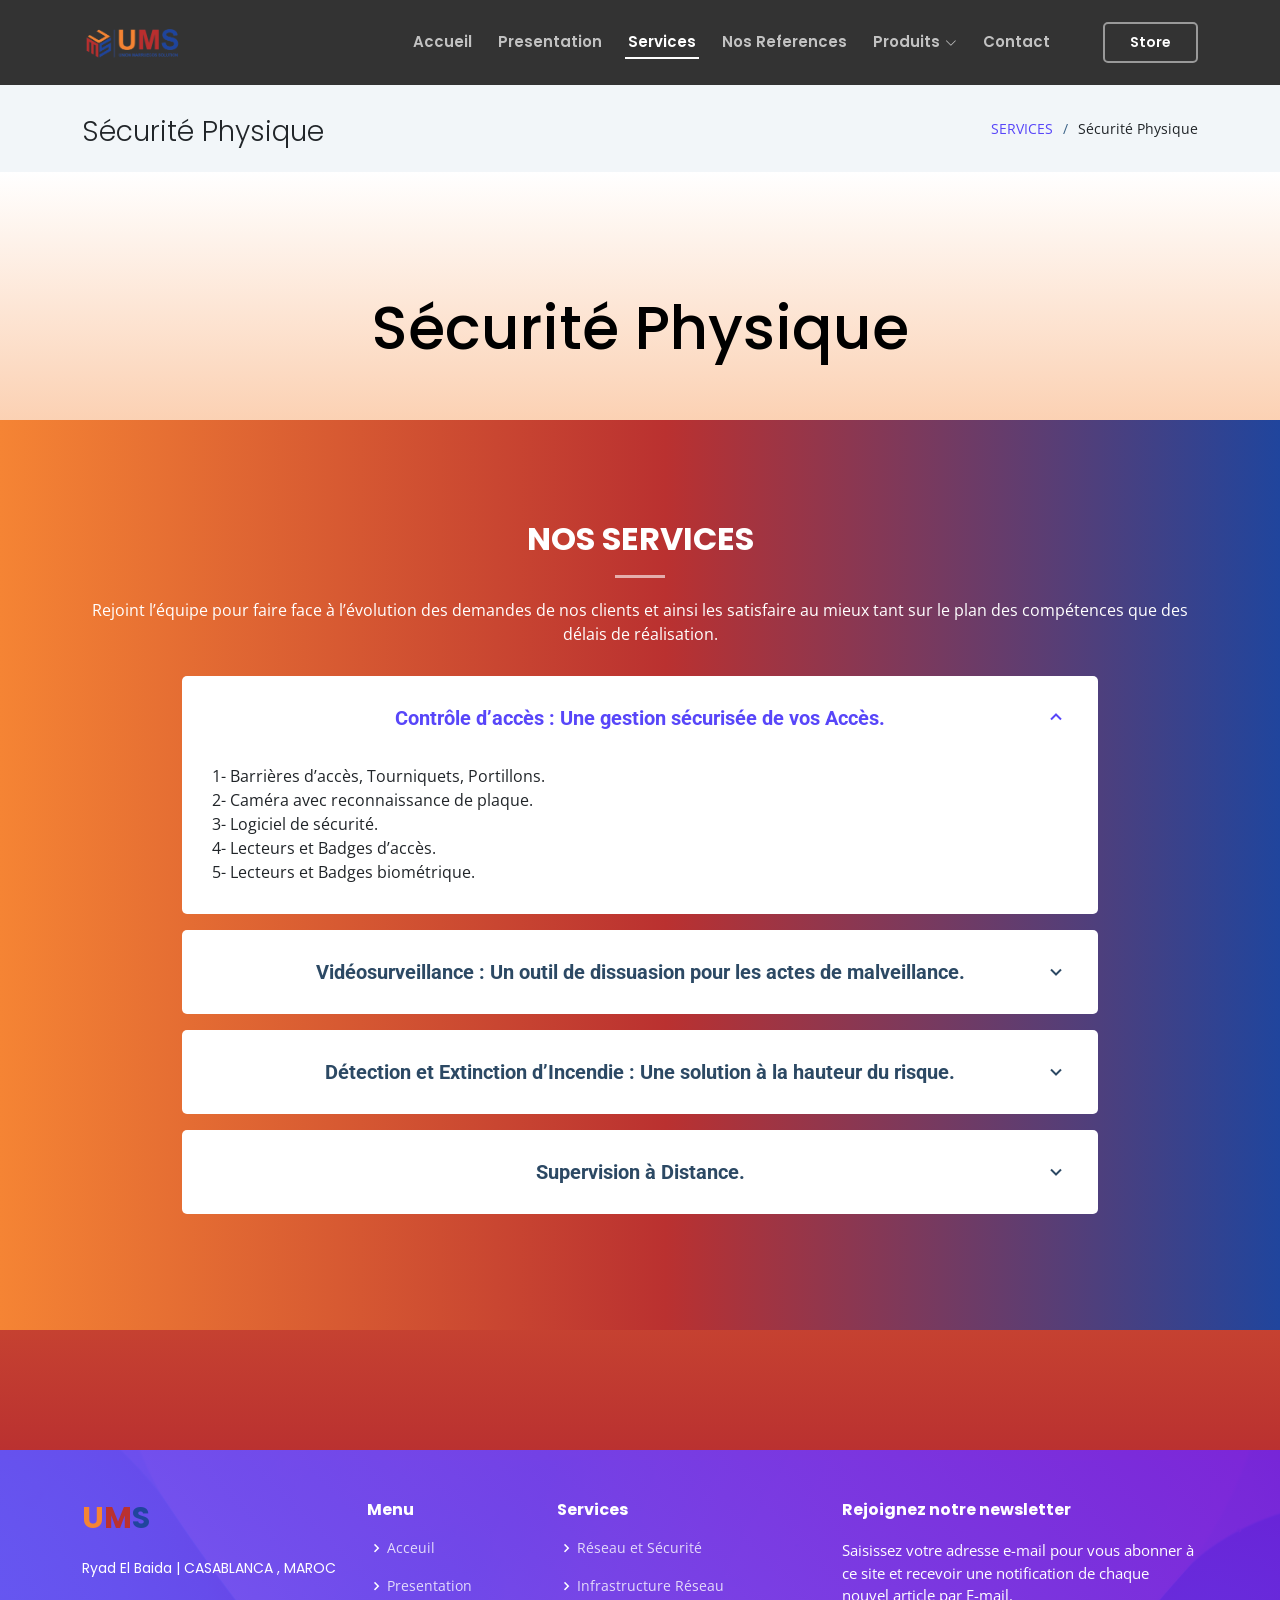
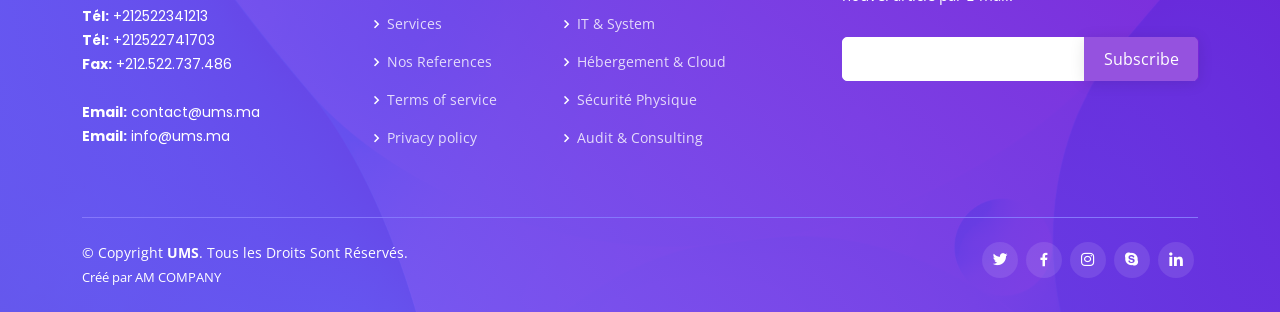
<file: Sécurité Physique.html>
<!DOCTYPE html>
<html lang="en">

<head>
  <meta charset="utf-8">
  <meta content="width=device-width, initial-scale=1.0" name="viewport">

  <title>UMS | Sécurité Physique</title>
  <meta content="" name="description">
  <meta content="" name="keywords">

  <!-- Favicons -->
  <link href="assets/img/UMS.png" rel="icon">
  <link href="assets/img/apple-touch-icon.png" rel="apple-touch-icon">

  <!-- Google Fonts -->
  <link href="https://fonts.googleapis.com/css?family=Open+Sans:300,300i,400,400i,600,600i,700,700i|Roboto:300,300i,400,400i,500,500i,600,600i,700,700i|Poppins:300,300i,400,400i,500,500i,600,600i,700,700i" rel="stylesheet">

  <!-- Vendor CSS Files -->
  <link href="assets/vendor/aos/aos.css" rel="stylesheet">
  <link href="assets/vendor/bootstrap/css/bootstrap.min.css" rel="stylesheet">
  <link href="assets/vendor/bootstrap-icons/bootstrap-icons.css" rel="stylesheet">
  <link href="assets/vendor/boxicons/css/boxicons.min.css" rel="stylesheet">
  <link href="assets/vendor/glightbox/css/glightbox.min.css" rel="stylesheet">
  <link href="assets/vendor/swiper/swiper-bundle.min.css" rel="stylesheet">

  <!-- Template Main CSS File -->
  <link href="assets/css/style.css" rel="stylesheet">

</head>

<body>

  <!-- ======= Header ======= -->
  <header id="header" class="fixed-top header-inner-pages">
    <div class="container d-flex align-items-center justify-content-between">

      <a href="index.html" class="logo"><img src="assets/LOGO.png" alt="UMS LOGO" style="width: 100px;"></a>

      <nav id="navbar" class="navbar"> 
        <ul>
          <li><a class="nav-link scrollto" href="index.html">Accueil</a></li>
          <li><a class="" href="Presentation.html">Presentation</a></li>
          <li><a class="nav-link scrollto active" href="index.html">Services</a></li>
          <li><a class="nav-link scrollto " href="index.html">Nos References</a></li>
          <li class="dropdown"><a href="#"><span>Produits</span> <i class="bi bi-chevron-down"></i></a>
            <ul>
              <li><a href="#">Système intelligent pour le dépôt d’argent.</a></li>
              <li><a href="#">Compteuse et trieuse de Billets.</a></li>
              <li><a href="#">Compteuse et trieuse de monnaie.</a></li>
              <li><a href="#">Detecteur Faux billets.</a></li>
              <li><a href="#">Accessoires et consommables.</a></li>
              <li><a href="#">Camera surveillance.</a></li>
              
            </ul>
          </li>
          <li><a class="nav-link scrollto" href="#contact">Contact</a></li>
          <li><a class="getstarted scrollto" href="#about" style="text-decoration: none;">Store</a></li>
        </ul>
        <i class="bi bi-list mobile-nav-toggle"></i>
      </nav><!-- .navbar -->

    </div>
  </header><!-- End Header -->

  <main id="main">

    <!-- ======= Breadcrumbs ======= -->
    <section class="breadcrumbs">
      <div class="container">

        <div class="d-flex justify-content-between align-items-center">
          <h2>Sécurité Physique</h2>
          <ol>
            <li><a href="index.html">SERVICES</a></li>
            <li>Sécurité Physique</li>
          </ol>
        </div>

      </div>
    </section><!-- End Breadcrumbs -->


    <!-- ======= UMS PRESENTATION ======= -->
    <section id="about" class="about">
      <div class="container" data-aos="fade-up">
        <div id="who"> 
          <h1 class="hed">Sécurité Physique</h1>
        </div>
      </div>

      <br><br>
 <!-- ======= Presentation Section ======= -->
 <section id="faq" class="faq">
  <div class="container" data-aos="fade-up">

    <div class="section-title">
      <h2>Nos Services</h2>
      <p>Rejoint l’équipe pour faire face à l’évolution des demandes de nos clients et ainsi les satisfaire au mieux tant sur le plan des compétences que des délais de réalisation.
      </p>
    </div>

    <div class="faq-list">
      <ul>
        <li data-aos="fade-up" data-aos="fade-up" data-aos-delay="100">
          </i> <a data-bs-toggle="collapse" class="collapse" data-bs-target="#faq-list-1" style="text-align:center; font-size: 20px;"><b>Contrôle d’accès : Une gestion sécurisée de vos Accès.</b> <i class="bx bx-chevron-down icon-show"></i><i class="bx bx-chevron-up icon-close"></i></a>
          <div id="faq-list-1" class="collapse show" data-bs-parent=".faq-list">
            <br>
            <p>
             1- Barrières d’accès, Tourniquets, Portillons. <br>
             2- Caméra avec reconnaissance de plaque. <br>
             3- Logiciel de sécurité. <br>
             4- Lecteurs et Badges d’accès. <br>
             5- Lecteurs et Badges biométrique. <br>
            </p>
            </div>
        </li>
      </ul>


      <ul>
        <li data-aos="fade-up" data-aos="fade-up" data-aos-delay="200">
          </i> <a data-bs-toggle="collapse" class="collapsed" data-bs-target="#faq-list-2" style="text-align:center; font-size: 20px;"><b>Vidéosurveillance : Un outil de dissuasion pour les actes de malveillance.</b> <i class="bx bx-chevron-down icon-show"></i><i class="bx bx-chevron-up icon-close"></i></a>
          <div id="faq-list-2" class="collapse" data-bs-parent=".faq-list">
            <br>
            <p>
            1- Surveillance totale ou partielle avec une gamme complète de caméras : IP, analogiques, dôme/PTZ, infra-rouge. <br>
            2- Enregistrement: surveillance haute définition, enregistrement 24h/24, stockage vidéo et audio en full duplex. <br>
            3- Détection d’activité via logiciel d’analyse d’images : Détections intelligentes et analyses de flux. <br>
            4- Logiciel de supervision : Supervision en local ou à distance, multisites, visualisation en temps réel, contrôle des caméras à distance, recherche et relecture des séquences d’images à distance. <br>
            </p>
            </div>
        </li>
      </ul>

      <ul>
        <li data-aos="fade-up" data-aos="fade-up" data-aos-delay="300">
          </i> <a data-bs-toggle="collapse" class="collapsed" data-bs-target="#faq-list-3" style="text-align:center; font-size: 20px;"><b>Détection et Extinction d’Incendie : Une solution à la hauteur du risque.</b> <i class="bx bx-chevron-down icon-show"></i><i class="bx bx-chevron-up icon-close"></i></a>
          <div id="faq-list-3" class="collapse" data-bs-parent=".faq-list">
            <br>
            <p>
             1- Détection Incendie et Détection Gaz.
             2- Extinction Automatique Incendie à Gaz (IEAG), Brouillard dʼEau, Mousse..
             3- Blocs autonomes d’éclairage de sécurité (BAES).
             4- Évacuation.
            </p>
        </li>
      </ul>

      <ul>
        <li data-aos="fade-up" data-aos="fade-up" data-aos-delay="400">
          </i> <a data-bs-toggle="collapse" class="collapsed" data-bs-target="#faq-list-4" style="text-align:center; font-size: 20px;"><b>Supervision à Distance.</b> <i class="bx bx-chevron-down icon-show"></i><i class="bx bx-chevron-up icon-close"></i></a>
          <div id="faq-list-4" class="collapse" data-bs-parent=".faq-list">
            <br>
            <p>
             1- Supervision en local de votre système de sécurité. <br>
             2- Supervision de votre système de sécurité sur internet ou depuis votre mobile avec un accès hautement sécurisé. <br>
             3- Accès en temps réel à l’Etat de votre système, aux événements et au suivi réalisé. <br>
             4- Suivi de vos chantiers et de vos rapports de maintenance. <br>
            </p>
          </div>
        </li>
      </ul>



    </div>  


</section><!-- End Presentation Section -->

  </main><!-- End #main -->

  <!-- ======= Footer ======= -->
  <footer id="footer">

    <div class="footer-top">
      <div class="container">
        <div class="row">
          <div class="col-lg-3 col-md-6 footer-contact">
            <h4 style="padding-top:-10px;"><span style="color: #F58434; font-size: 30px;">U</span><span style="color: #BA3130;font-size: 30px;">M</span><span style="color: #20459D; font-size: 30px;">S</span></h4>
            <p>
              Ryad El Baida | CASABLANCA , MAROC <br><br>
              <strong>Tél:</strong> +212522341213<br>
              <strong>Tél:</strong> +212522741703<br>
              <strong>Fax:</strong> +212.522.737.486<br><br>
              <strong>Email:</strong> contact@ums.ma<br>
              <strong>Email:</strong> info@ums.ma<br>
            </p>
          </div>

          <div class="col-lg-2 col-md-6 footer-links">
            <h4>Menu</h4>
            <ul>
              <li><i class="bx bx-chevron-right"></i> <a href="index.html">Acceuil</a></li>
              <li><i class="bx bx-chevron-right"></i> <a href="Presentation.html">Presentation</a></li>
              <li><i class="bx bx-chevron-right"></i> <a href="index.html">Services</a></li>
              <li><i class="bx bx-chevron-right"></i> <a href="index.html">Nos References</a></li>
              <li><i class="bx bx-chevron-right"></i> <a href="#">Terms of service</a></li>
              <li><i class="bx bx-chevron-right"></i> <a href="#">Privacy policy</a></li>
            </ul>
          </div>

          <div class="col-lg-3 col-md-6 footer-links">
            <h4>Services</h4>
            <ul>
              <li><i class="bx bx-chevron-right"></i> <a href="Réseau et Sécurité.html">Réseau et Sécurité</a></li>
              <li><i class="bx bx-chevron-right"></i> <a href="Infrastructure Réseau.html">Infrastructure Réseau</a></li>
              <li><i class="bx bx-chevron-right"></i> <a href="IT & System.html">IT & System</a></li>
              <li><i class="bx bx-chevron-right"></i> <a href="Hébergement & Cloud.html">Hébergement & Cloud</a></li>
              <li><i class="bx bx-chevron-right"></i> <a href="Sécurité Physique.html">Sécurité Physique</a></li>
              <li><i class="bx bx-chevron-right"></i> <a href="#">Audit & Consulting</a></li>
            </ul>
          </div>

          <div class="col-lg-4 col-md-6 footer-newsletter">
            <h4>Rejoignez notre newsletter</h4>
            <p>Saisissez votre adresse e-mail pour vous abonner à ce site et recevoir une notification de chaque nouvel article par E-mail.</p>
            <form action="" method="post">
              <input type="email" name="email"><input type="submit" value="Subscribe">
            </form>
          </div>

        </div>
      </div>
    </div>

    <div class="container">

      <div class="copyright-wrap d-md-flex py-4">
        <div class="me-md-auto text-center text-md-start">
          <div class="copyright">
            &copy; Copyright <strong><span>UMS</span></strong>. Tous les Droits Sont Réservés.
          </div>
          <div class="credits">
            Créé par <a href="">AM COMPANY</a>
          </div>
        </div>
        <div class="social-links text-center text-md-right pt-3 pt-md-0">
          <a href="#" class="twitter"><i class="bx bxl-twitter"></i></a>
          <a href="#" class="facebook"><i class="bx bxl-facebook"></i></a>
          <a href="#" class="instagram"><i class="bx bxl-instagram"></i></a>
          <a href="#" class="google-plus"><i class="bx bxl-skype"></i></a>
          <a href="#" class="linkedin"><i class="bx bxl-linkedin"></i></a>
        </div>
      </div>

    </div>
  </footer>
  
           
  <!-- End Footer -->

  <a href="#" class="back-to-top d-flex align-items-center justify-content-center"><i class="bi bi-arrow-up-short"></i></a>
  <div id="preloader"></div>

  <!-- Vendor JS Files -->
  <script src="assets/vendor/purecounter/purecounter.js"></script>
  <script src="assets/vendor/aos/aos.js"></script>
  <script src="assets/vendor/bootstrap/js/bootstrap.bundle.min.js"></script>
  <script src="assets/vendor/glightbox/js/glightbox.min.js"></script>
  <script src="assets/vendor/isotope-layout/isotope.pkgd.min.js"></script>
  <script src="assets/vendor/swiper/swiper-bundle.min.js"></script>
  <script src="assets/vendor/php-email-form/validate.js"></script>

  <!-- Template Main JS File -->
  <script src="assets/js/main.js"></script>

</body>

</html>
</file>
<file: assets/css/style.css>
/*--------------------------------------------------------------
# General
--------------------------------------------------------------*/
body {
  font-family: "Open Sans", sans-serif;

}

a {
  color: #5846f9;
  text-decoration: none;
}

a:hover {
  color: #8577fb;
  text-decoration: none;
}

h1, h2, h3, h4, h5, h6 {
  font-family: "Poppins", sans-serif;
}
/*--------------------------------------------------------------
# VIDEO BACKGROUND  
--------------------------------------------------------------*/

#myVideo {
  position: absolute;
  right: 0;
  bottom: 0;
  min-width: 100%;
  min-height: 100%;
}

.about .container #who .hed{
  color: black;
  font-size: 60px;
  text-align: center; 
} 
.about .container #who .pa{
  color: black;
  font-size: 35px;
  text-align: center; 
}
.about #who img{

  position: absolute;
  
}
video{
position:absolute;
object-fit: cover;
width: 100%;
height: 100%;
z-index: -1;

}
@media screen and (max-width: 640px) {

   #who{
     font-size: 25px;
     text-align: center; 
   }
    .content1{
    padding-top: 10%;
    padding-left: 50px;
    font-size: 17px;
    letter-spacing: 1px;
    line-height: 26px;
    }

    .about .container #who .hed{
      color: black;
      font-size: 35px;
      text-align: center; 
    }
    .about .container #who .pa{
      color: black;
      font-size: 15px;
      text-align: center; 
    }
}
/*--------------------------------------------------------------
# Back to top button
--------------------------------------------------------------*/
.back-to-top {
  position: fixed;
  visibility: hidden;
  opacity: 0;
  right: 15px;
  bottom: 15px;
  z-index: 996;
  background: #5846f9;
  width: 40px;
  height: 40px;
  border-radius: 4px;
  transition: all 0.4s;
}
.back-to-top i {
  font-size: 28px;
  color: #fff;
  line-height: 0;
}
.back-to-top:hover {
  background: #7b27d8;
  color: #fff;
}
.back-to-top.active {
  visibility: visible;
  opacity: 1;
}

/*--------------------------------------------------------------
# Preloader
--------------------------------------------------------------*/
#preloader {
  position: fixed;
  top: 0;
  left: 0;
  right: 0;
  bottom: 0;
  z-index: 9999;
  overflow: hidden;
  background: #fff;
}

#preloader:before {
  content: "";
  position: fixed;
  top: calc(50% - 30px);
  left: calc(50% - 30px);
  border: 6px solid #5846f9;
  border-top-color: #e7e4fe;
  border-radius: 50%;
  width: 60px;
  height: 60px;
  -webkit-animation: animate-preloader 1s linear infinite;
  animation: animate-preloader 1s linear infinite;
}

@-webkit-keyframes animate-preloader {
  0% {
    transform: rotate(0deg);
  }
  100% {
    transform: rotate(360deg);
  }
}

@keyframes animate-preloader {
  0% {
    transform: rotate(0deg);
  }
  100% {
    transform: rotate(360deg);
  }
}
/*--------------------------------------------------------------
# Disable aos animation delay on mobile devices
--------------------------------------------------------------*/
@media screen and (max-width: 768px) {
  [data-aos-delay] {
    transition-delay: 0 !important;
  }
}
/*--------------------------------------------------------------
# Boutton pdf Donwload
--------------------------------------------------------------*/
.pdf{
  text-align: center;
 
 }
 .get-pdf-btn {
   color: #000;
   border-radius: 4px;
   padding: 7px 25px 8px 25px;
   white-space: nowrap;
   transition: 0.3s;
   font-size: 14px;
   display: inline-block;
   border: 2px solid black;
 }
 .get-pdf-btn:hover {
   background: #000;
   color: white;
 }
 
 @media (max-width: 992px) {
   .get-started-btn{
     padding: 7px 20px 7px 20px;
     margin-right: 15px;
   }
 
 }
 
 @media only screen and (max-width: 480px) {
     .get-pdf-btn{
       padding: 7px 20px 7px 20px;
       margin: 20px;
     }
     .pdf{
       text-align: center;
      }
   }


/*--------------------------------------------------------------
# Clients
--------------------------------------------------------------*/

@keyframes scroll{
  0%{
    transform: translateX(0);
  }
  100%{
    transform: translateX(calc(-250px * 15));
  }
}
.slider{
  width: auto;
  height: 100%;
  margin: auto;
  overflow: hidden;
  position: relative;
}

.slider .slide-track{
  animation: scroll 40s linear infinite;
  display: flex;
  margin: auto;
  width: calc( 250px * 6);
}

.slide img{
  margin-top: 100px;
  margin-left: 100px;
  height: 50px;
  width: 90px;
}


/*--------------------------------------------------------------
# Header
--------------------------------------------------------------*/
#header {
  transition: all 0.5s;
  z-index: 997;
  padding: 20px 0;
}
#header.header-scrolled, #header.header-inner-pages {
  background: rgba(0, 0, 0, 0.8);
  padding: 12px 0;
}
#header .logo {
  font-size: 32px;
  margin: 0;
  padding: 0;
  line-height: 1;
  font-weight: 400;
  letter-spacing: 2px;
  text-transform: uppercase;
}

#header .logo a {
  color: #fff;
}
#header .logo img {
  max-height: 100px;
}

/*--------------------------------------------------------------
# Navigation Menu
--------------------------------------------------------------*/
/**
* Desktop Navigation 
*/
.navbar {
  padding: 0;
}
.navbar ul {
  margin: 0;
  padding: 0;
  display: flex;
  list-style: none;
  align-items: center;
}
.navbar li {
  position: relative;
}
.navbar > ul > li {
  padding: 10px 0 10px 20px;
}
.navbar a, .navbar a:focus {
  display: flex;
  align-items: center;
  justify-content: space-between;
  padding: 0 3px;
  font-family: "Poppins", sans-serif;
  font-size: 15px;
  font-weight: 600;
  color: rgba(255, 255, 255, 0.7);
  white-space: nowrap;
  transition: 0.3s;
  position: relative;
}
.navbar a i, .navbar a:focus i {
  font-size: 12px;
  line-height: 0;
  margin-left: 5px;
}
.navbar > ul > li > a:before {
  content: "";
  position: absolute;
  width: 100%;
  height: 2px;
  bottom: -5px;
  left: 0;
  background-color: #fff;
  visibility: hidden;
  width: 0px;
  transition: all 0.3s ease-in-out 0s;
}
.navbar a:hover:before, .navbar li:hover > a:before, .navbar .active:before {
  visibility: visible;
  width: 100%;
}
.navbar a:hover, .navbar .active, .navbar .active:focus, .navbar li:hover > a {
  color: #fff;
}
.navbar .getstarted, .navbar .getstarted:focus {
  padding: 8px 25px;
  margin-left: 30px;
  border-radius: 5px;
  color: #fff;
  transition: 0.3s;
  font-size: 14px;
  font-weight: 600;
  border: 2px solid rgba(255, 255, 255, 0.5);
}
.navbar .getstarted:hover, .navbar .getstarted:focus:hover {
  color: #fff;
  border-color: #fff;
}
.navbar .getstarted:before, .navbar li:hover > .getstarted:before {
  visibility: hidden;
}
.navbar .dropdown ul {
  display: block;
  position: absolute;
  left: 24px;
  top: calc(100% + 30px);
  margin: 0;
  padding: 10px 0;
  z-index: 99;
  opacity: 0;
  visibility: hidden;
  background: #fff;
  box-shadow: 0px 0px 30px rgba(127, 137, 161, 0.25);
  transition: 0.3s;
}
.navbar .dropdown ul li {
  min-width: 200px;
}
.navbar .dropdown ul a {
  padding: 10px 20px;
  font-size: 14px;
  color: #2c4964;
}
.navbar .dropdown ul a i {
  font-size: 12px;
}
.navbar .dropdown ul a:hover, .navbar .dropdown ul .active:hover, .navbar .dropdown ul li:hover > a {
  color: #5846f9;
}
.navbar .dropdown:hover > ul {
  opacity: 1;
  top: 100%;
  visibility: visible;
}
.navbar .dropdown .dropdown ul {
  top: 0;
  left: calc(100% - 30px);
  visibility: hidden;
}
.navbar .dropdown .dropdown:hover > ul {
  opacity: 1;
  top: 0;
  left: 100%;
  visibility: visible;
}
@media (max-width: 1366px) {
  .navbar .dropdown .dropdown ul {
    left: -90%;
  }
  .navbar .dropdown .dropdown:hover > ul {
    left: -100%;
  }
}

/**
* Mobile Navigation 
*/
.mobile-nav-toggle {
  color: #000;
  font-size: 25px;
  cursor: pointer;
  display: none;
  line-height: 0;
  transition: 0.5s;
}
#st{
  display: none;
}
@media (max-width: 991px) {

  #st{
    display: flex;
  }
  .mobile-nav-toggle {
    display: block;
    color: #fff;
  }

  .navbar ul {
    display: none;
    color: #000;
  }

.navbar-mobile {
  position: fixed;
  top: 0;
  right: 0;
  left: 0;
  bottom: 0;
  transition: 0.3s;
  z-index: 999;
}
.navbar-mobile .mobile-nav-toggle {
  position: fixed;
  top: 15px;
  right: 15px;
  color: #000;
  font-size:40px;
}
.navbar-mobile ul {
  display: block;
  position: fixed;
  top: 0;
  right: 0;
  bottom: 0;
  border-radius:5px;
  left: 0;
  padding-top: 10px;
  background-color: #fff;
  overflow-y: auto;
  transition: 0.3s;
}
.navbar-mobile > ul > li {

  padding: 0;
}
.navbar-mobile a, .navbar-mobile a:focus {
  padding: 10px 20px;
  font-size: 20px;
  color: #000;
}

.navbar-mobile a:hover, .navbar-mobile .active, .navbar-mobile li:hover > a {
  
  color: #5846f9;
}
.navbar-mobile .getstarted, .navbar-mobile .getstarted:focus {
 display: none;
}

.navbar-mobile .dropdown ul {
  position: static;
  display: none;
  font-size: 10px;
  margin: 0;
  padding: 0; 
  z-index: 99;
  opacity: 1;
  visibility: visible;
  background: #fff;
  box-shadow: 0px 0px 30px rgba(127, 137, 161, 0.25);
}
.navbar-mobile .dropdown ul li {
  min-width: 200px;
}
.navbar-mobile .dropdown ul a {
  margin-top: 20px;
  padding: 10px 20px;
}
.navbar-mobile .dropdown ul a i {
  font-size: 12px;
}
.navbar-mobile .dropdown ul a:hover, .navbar-mobile .dropdown ul .active:hover, .navbar-mobile .dropdown ul li:hover > a {
  color: #5846f9;
}
.navbar-mobile .dropdown > .dropdown-active {
  display: block;
}
}
/*--------------------------------------------------------------
# Hero Section
--------------------------------------------------------------*/
#hero {
  width: 100%;
  height: 100vh;
  background-size: cover;
  
}
#hero .container, #hero .container-fluid {
  padding-top: 84px;
}
#hero h1 {
  padding-bottom: 20px;
  margin: 0;
  font-size: 70px;
  letter-spacing: 10px; 
  font-weight: 700;
  line-height: 64px;
  color: #fff;
}
#hero h2 {
  color: rgba(255, 255, 255, 0.8);
  margin: 10px 0 0 0;
  font-size: 20px;
}
#hero .btn-get-started {
  font-family: "Poppins", sans-serif;
  font-weight: 500;
  font-size: 16px;
  letter-spacing: 1px;
  display: inline-block;
  padding: 10px 28px;
  border-radius: 5px;
  transition: 0.5s;
  margin-top: 50px;
  color: #fff;
  border: 2px solid #fff;
}
#hero .btn-get-started:hover {
  background: #fff;
  color: #5846f9;
}
#hero .animated {
  animation: up-down 2s ease-in-out infinite alternate-reverse both;
}
@media (min-width: 1200px) {
  #hero .btn-get-started {
    margin-top: 20px;
  }
  #hero {
    background-attachment: fixed;
  }
  #hero h2 {
    display: none;
  }
}
@media (max-width: 991px) {
  #hero .btn-get-started {
    margin-top: 20px;
  }
  #hero {
    text-align: center;
  }
  #hero .container, #hero .container-fluid {
    padding-top: 68px;
  }
  #hero .animated {
    -webkit-animation: none;
    animation: none;
  }
  #hero .hero-img {
    padding-top: 10px;
    text-align: center;
  }
  #hero .hero-img h1 {
    padding-top: 300px;
    width: 50%;
  }
  #hero h2 {
    display: none;
  }
}
@media (max-width: 768px) {
  #hero .btn-get-started {
    margin-top: 20px;
  }
  #hero h1 {
    padding-top: 50px;
    padding-bottom: 50px;
    font-size: 30px;
    line-height: 10px;
  }
  #hero h2 {
    display: none;
    padding-top: 40px;
    font-size: 18px;
    line-height: 15px;
  }
  #hero .hero-img img {
    padding-top: 10px;
    width: 60%;
  }
}
@media (max-width: 575px) {
  #hero .btn-get-started {
    margin-top: 20px;
  }
  #hero .hero-img img {
    padding-top: 10px;
    width: 80%;
  }
  #hero h2 {
    display: none;
  }
}
@media (max-width: 575px), (max-height: 600px) {
  #hero .btn-get-started {
    margin-top: 20px;
  }
  #hero {
    height: auto;
  }
  #hero h2 {
    display: none;
  }
}

@-webkit-keyframes up-down {
  0% {
    transform: translateY(10px);
  }
  100% {
    transform: translateY(-10px);
  }
}

@keyframes up-down {
  0% {
    transform: translateY(10px);
  }
  100% {
    transform: translateY(-10px);
  }
}
/*--------------------------------------------------------------
# Sections General
--------------------------------------------------------------*/
section {
  padding: 100px 0;
  overflow: hidden;
}

.section-bg {
  background-color: #f9f8ff;
}

.section-title {
  text-align: center;
  padding-bottom: 30px;
}
.section-title h2 {
  font-size: 32px;
  font-weight: bold;
  text-transform: uppercase;
  margin-bottom: 20px;
  padding-bottom: 20px;
  position: relative;
}
.section-title h2::after {
  content: "";
  position: absolute;
  display: block;
  width: 50px;
  height: 3px;
  background: #5846f9;
  bottom: 0;
  left: calc(50% - 25px);
}
.section-title p {
  margin-bottom: 0;
}

/*--------------------------------------------------------------
# About
--------------------------------------------------------------*/
.about {
  padding: 120px 0;
  background: rgb(186,49,48);
  background: linear-gradient(0deg, rgba(186,49,48,1) 0%, rgba(245,132,52,1) 48%, rgba(255,255,255,1) 100%);
}
.about .content h3 {
  font-weight: 600;
  font-size: 32px;
  color: #2c4964;
}
.about .content ul {
  list-style: none;
  padding: 0;
}
.about .content ul li {
  padding-bottom: 10px;
}
.about .content ul i {
  font-size: 20px;
  padding-right: 4px;
  color: #5846f9;
}
.about .content p:last-child {
  margin-bottom: 0;
}
.about .content .read-more {
  font-family: "Poppins", sans-serif;
  font-weight: 500;
  font-size: 16px;
  letter-spacing: 1px;
  display: inline-block;
  padding: 10px 50px 10px 28px;
  border-radius: 5px;
  transition: 0.5s;
  color: #fff;
  background: linear-gradient(45deg, #5846f9 0%, #7b27d8 100%);
  position: relative;
}
.about .content .read-more:hover {
  background: linear-gradient(180deg, #5846f9 0%, #7b27d8 100%);
}
.about .content .read-more i {
  font-size: 22px;
  position: absolute;
  right: 20px;
  top: 12px;
}

.about .container #who .hed{
  color: black;
  font-size: 60px;
  text-align: center; 
} 
.about .container #who .pa{
  color: black;
  font-size: 35px;
  text-align: center; 
}

@media screen and (max-width: 640px){
  #who{
    font-size: 25px;
    text-align: center; 
  }
   .content1{
   padding-top: 10%;
   padding-left: 50px;
   font-size: 17px;
   letter-spacing: 1px;
   line-height: 26px;
   }

   .about .container #who .hed{
     color: black;
     font-size: 35px;
     text-align: center; 
   }
   .about .container #who .pa{
     color: black;
     font-size: 15px;
     text-align: center; 
   }
  }

  
/*--------------------------------------------------------------
# Counts
--------------------------------------------------------------*/
.counts {
  padding: 80px 0 60px 0;

}
.counts .counters h4 {
  font-size: 15px;
  display: block;
  color: #000;
  font-weight: 600;
  font-family: "Poppins", sans-serif;
}
.counts .counters p {
  padding: 0;
  margin: 0 0 20px 0;
  font-size: 15px;
  color: rgba(255, 255, 255, 0.8);
}
.mobile-break { 
  display: none; 
}
@media screen and (max-width: 640px){
  .counts .counters h4 {
    font-size: 13px;
    display: block;
    color: #000;
    font-weight: 600;
    font-family: "Poppins", sans-serif;
  }

  .mobile-break { 
    display: flex; 
  }
    
}

/*--------------------------------------------------------------
# Services
--------------------------------------------------------------*/
.services{
background: rgb(32,69,157);
background: linear-gradient(0deg, rgba(32,69,157,1) 7%, rgba(186,49,48,1) 97%);
}
.services .icon-box {
  text-align: center;
  width: 90%;
  padding: 10;
  transition: all ease-in-out 0.3s;
  background:#f5f5f5;
  border-radius: 5px;
}

.services .icon-box h4 {
  font-weight: 600;
  margin: 10px 0 15px 10px;
  font-size: 22px;
}
.services .icon-box h4 a {
  text-decoration: none;
  bottom: 10px;
  padding-top: 10px;
  font-size: 20px;
  color: #000;
  transition: ease-in-out 0.3s;
}
.services img{
  border-top-left-radius: 5px;
  border-top-right-radius: 5px;
  padding : 0;
  width: 100%;
}

.services .icon-box p {
  font-size: 10px;
  padding: 5px 15px 15px 10px;
  margin-bottom: 0;
}
.services .icon-box:hover {
  border-color: #000;
  box-shadow: 0px 0 25px 0 rgba(0, 0, 0, 0.1);
}


@media screen and (max-width: 640px){
.services .icon-box {
  width: 100%;
}
}
/*--------------------------------------------------------------
# Features
--------------------------------------------------------------*/
#features{
padding-top: 5px;

}
.features .icon-box h4 {
  font-size: 20px;
  font-weight: 700;
  margin: 5px 0 10px 60px;
}
.features .icon-box i {
  font-size: 48px;
  float: left;
  color: #5846f9;
}
.features .icon-box p {
  font-size: 15px;
  color: #848484;
  margin-left: 60px;
}
.features .image {
  background-position: center center;
  background-repeat: no-repeat;
  background-size: cover;
  min-height: 400px;
}


/*--------------------------------------------------------------
# Portfolio
--------------------------------------------------------------*/
@media (max-width: 991px) {
.prolog{
  display: none;
 }
#prologmobile{
  display: flex;
 }
}
#prologmobile{
  display: none;
 }

.portfolio .portfolio-item {
  margin-bottom: 30px;
}
.portfolio #portfolio-flters {
  padding: 0;
  margin: 0 auto 25px auto;
  list-style: none;
  text-align: center;
  border-radius: 50px;
  padding: 2px 15px;
}
.portfolio #portfolio-flters li {
  cursor: pointer;
  display: inline-block;
  padding: 10px 15px;
  font-size: 14px;
  font-weight: 600;
  line-height: 1;
  text-transform: uppercase;
  color: #444444;
  margin-bottom: 5px;
  transition: all 0.3s ease-in-out;
  border-radius: 5px;
  font-family: "Poppins", sans-serif;
}
.portfolio #portfolio-flters li:hover, .portfolio #portfolio-flters li.filter-active {
  color: #fff;
  background: #5846f9;
}
.portfolio #portfolio-flters li:last-child {
  margin-right: 0;
}
.portfolio .portfolio-wrap {
  transition: 0.3s;
  position: relative;
  overflow: hidden;
  z-index: 1;
}
.portfolio .portfolio-wrap::before {
  content: "";
  background: rgba(88, 70, 249, 0.8);
  position: absolute;
  left: 30px;
  right: 30px;
  top: 30px;
  bottom: 30px;
  transition: all ease-in-out 0.3s;
  z-index: 2;
  opacity: 0;
}
.portfolio .portfolio-wrap .portfolio-info {
  opacity: 0;
  position: absolute;
  top: 10%;
  left: 0;
  right: 0;
  text-align: center;
  z-index: 3;
  transition: all ease-in-out 0.3s;
}
.portfolio .portfolio-wrap .portfolio-info h4 {
  font-size: 20px;
  color: #fff;
  font-weight: 600;
}
.portfolio .portfolio-wrap .portfolio-info p {
  color: #ffffff;
  font-size: 14px;
  text-transform: uppercase;
}
.portfolio .portfolio-wrap .portfolio-links {
  opacity: 0;
  left: 0;
  right: 0;
  bottom: 10%;
  text-align: center;
  z-index: 3;
  position: absolute;
  transition: all ease-in-out 0.3s;
}
.portfolio .portfolio-wrap .portfolio-links a {
  color: rgba(255, 255, 255, 0.6);
  margin: 0 2px;
  font-size: 28px;
  display: inline-block;
  transition: 0.3s;
}
.portfolio .portfolio-wrap .portfolio-links a:hover {
  color: #fff;
}
.portfolio .portfolio-wrap:hover::before {
  top: 0;
  left: 0;
  right: 0;
  bottom: 0;
  opacity: 1;
}
.portfolio .portfolio-wrap:hover .portfolio-info {
  opacity: 1;
  top: calc(50% - 48px);
}
.portfolio .portfolio-wrap:hover .portfolio-links {
  opacity: 1;
  bottom: calc(50% - 50px);
}


/*--------------------------------------------------------------
# Portfolio Details
--------------------------------------------------------------*/
.portfolio-details {
  padding-top: 40px;
}
.portfolio-details .portfolio-details-slider img {
  width: 100%;
}
.portfolio-details .portfolio-details-slider .swiper-pagination {
  margin-top: 20px;
  position: relative;
}
.portfolio-details .portfolio-details-slider .swiper-pagination .swiper-pagination-bullet {
  width: 12px;
  height: 12px;
  background-color: #fff;
  opacity: 1;
  border: 1px solid #5846f9;
}
.portfolio-details .portfolio-details-slider .swiper-pagination .swiper-pagination-bullet-active {
  background-color: #5846f9;
}
.portfolio-details .portfolio-info {
  padding: 30px;
  box-shadow: 0px 0 30px rgba(44, 73, 100, 0.08);
}
.portfolio-details .portfolio-info h3 {
  font-size: 22px;
  font-weight: 700;
  margin-bottom: 20px;
  padding-bottom: 20px;
  border-bottom: 1px solid #eee;
}
.portfolio-details .portfolio-info ul {
  list-style: none;
  padding: 0;
  font-size: 15px;
}
.portfolio-details .portfolio-info ul li + li {
  margin-top: 10px;
}
.portfolio-details .portfolio-description {
  padding-top: 30px;
}
.portfolio-details .portfolio-description h2 {
  font-size: 26px;
  font-weight: 700;
  margin-bottom: 20px;
}
.portfolio-details .portfolio-description p {
  padding: 0;
}


/*--------------------------------------------------------------
# Testimonials
--------------------------------------------------------------*/
.testimonials{
  background-color: white;
}
.testimonials .testimonials-carousel, .testimonials .testimonials-slider {
  overflow: hidden;
}
.testimonials .testimonial-item {
  box-sizing: content-box;
  min-height: 320px;
}
.testimonials .testimonial-item .test-img{
  width: 100%;
  height: auto;
  align-items: center;
}
.testimonials .testimonial-item .testimonial-img {
  width: 90px;
  border-radius: 50%;
  margin: -40px 0 0 40px;
  position: relative;
  z-index: 2;
  border: 6px solid #fff;
  box-shadow: 0px 2px 15px rgba(0, 0, 0, 0.1);
}
.testimonials .testimonial-item h3 {
  font-size: 18px;
  font-weight: bold;
  margin: 40px 0 5px 15px;
  color: #2c4964;
}
.testimonials .testimonial-item h4 {
  font-size: 14px;
  color: #999;
  padding-left: 15px;
}
.testimonials .testimonial-item .quote-icon-left, .testimonials .testimonial-item .quote-icon-right {
  color: #b1a9fc;
  font-size: 26px;
}
.testimonials .testimonial-item .quote-icon-left {
  display: inline-block;
  left: -5px;
  position: relative;
}
.testimonials .testimonial-item .quote-icon-right {
  display: inline-block;
  right: -5px;
  position: relative;
  top: 10px;
}
.testimonials .testimonial-item p {
  font-style: italic;
  margin: 0 15px 0 15px;
  padding: 20px 20px 60px 20px;
  background: #fff;
  position: relative;
  border-radius: 6px;
  position: relative;
  z-index: 1;
  box-shadow: 0 0px 20px 0 rgba(0, 0, 0, 0.1);
}
.testimonials .swiper-pagination {
  margin-top: 20px;
  position: relative;
}
.testimonials .swiper-pagination .swiper-pagination-bullet {
  width: 12px;
  height: 12px;
  background-color: #fff;
  opacity: 1;
  border: 1px solid #5846f9;
}
.testimonials .swiper-pagination .swiper-pagination-bullet-active {
  background-color: #5846f9;
}
@media (max-width: 767px) {
  .testimonials {
    margin: 50px 10px;
  }
  .testimonial-item h3{
    margin: 20px 10px;
  }

}

/*--------------------------------------------------------------
# Pricing
--------------------------------------------------------------*/

#boxing {
padding-left: 230px;
}

.pricing img{
  border-radius: 5px;
  width: 100%;
}

#pricing{
  background: rgb(255,255,255);
  background: linear-gradient(0deg, rgba(255,255,255,1) 0%, rgba(32,69,157,1) 100%);
  }

.pricing .box {
  padding: 20px;
  background-size: 500px;
  background: #fff;
  text-align: center;
  border-radius: 5px;
  position: relative;
  overflow: hidden;
  box-shadow: 0px 2px 15px rgba(0, 0, 0, 0.1);
  
}
.pricing h3 {
  font-weight: 400;
  margin: -20px -20px 20px -20px;
  padding: 20px 15px;
  font-size: 20px;
  font-weight: 600;
  color: #000;
  background: #f8f8f8;
}
.pricing h4 {
  font-size: 36px;
  color: #5846f9;
  font-weight: 600;
  font-family: "Roboto", sans-serif;
  margin-bottom: 20px;
}
.pricing h4 sup {
  font-size: 20px;
  top: -15px;
  left: -3px;
}
.pricing h4 span {
  color: #bababa;
  font-size: 16px;
  font-weight: 300;
}
.pricing ul {
  padding: 0;
  list-style: none;
  color: #444444;
  text-align: center;
  line-height: 20px;
  font-size: 14px;
}
.pricing ul li {
  padding-top :16px; ;
  padding-bottom: 16px;
}
.pricing ul i {
  color: #5846f9;
  font-size: 18px;
  padding-right: 4px;
}
.pricing ul .na {
  color: #ccc;
  text-decoration: line-through;
}
.pricing .btn-wrap {
  margin: 20px -20px -20px -20px;
  padding: 20px 15px;
  background: #f8f8f8;
  text-align: center;
}
.pricing .btn-buy {
  background: linear-gradient(42deg, #5846f9 0%, #7b27d8 100%);
  display: inline-block;
  padding: 10px 35px;
  border-radius: 4px;
  color: #fff;
  transition: none;
  font-size: 15px;
  font-weight: 400;
  font-family: "Roboto", sans-serif;
  font-weight: 600;
  transition: 0.3s;
  text-decoration: none;
}
.pricing .btn-buy:hover {
  background: linear-gradient(180deg, #5846f9 0%, #7b27d8 100%);
}
.pricing .featured h3 {
  color: #fff;
  background: #5846f9;
}
.pricing .advanced {
  width: 200px;
  position: absolute;
  top: 18px;
  right: -68px;
  transform: rotate(45deg);
  z-index: 1;
  font-size: 14px;
  padding: 1px 0 3px 0;
  background: #5846f9;
  color: #fff;
}

@media only screen and (max-width: 480px){
  #boxing {
    padding:0;
    }
}

/*--------------------------------------------------------------
# Faq
--------------------------------------------------------------*/
.faq {
  background: rgb(245,132,52);
  background: linear-gradient(90deg, rgba(245,132,52,1) 0%, rgba(186,49,48,1) 52%, rgba(32,69,157,1) 100%);  
}
.faq .section-title h2, .faq .section-title p {
  color: #fff;
}
.faq .section-title h2::after {
  background: rgba(255, 255, 255, 0.6);
}
.faq .faq-list {
  padding: 0 100px;
}
.faq .faq-list ul {
  padding: 0;
  list-style: none;
}
.faq .faq-list li + li {
  margin-top: 15px;
}
.faq .faq-list li {
  padding: 30px;
  background: #fff;
  border-radius: 5px;
  position: relative;
}
.faq .faq-list a {
  display: block;
  position: relative;
  font-family: "Roboto", sans-serif;
  font-size: 16px;
  line-height: 24px;
  font-weight: 500;
  padding: 0 30px;
  outline: none;
  cursor: pointer;
}
.faq .faq-list .icon-help {
  font-size: 24px;
  position: absolute;
  right: 0;
  left: 20px;
  color: #8577fb;
}
.faq .faq-list .icon-show, .faq .faq-list .icon-close {
  font-size: 24px;
  position: absolute;
  right: 0;
  top: 0;
}
.faq .faq-list p {
  margin-bottom: 0;
  padding: 10px 0 0 0;
}
.faq .faq-list .icon-show {
  display: none;
}
.faq .faq-list a.collapsed {
  color: #2c4964;
}
.faq .faq-list a.collapsed:hover {
  color: #5846f9;
}
.faq .faq-list a.collapsed .icon-show {
  display: inline-block;
}
.faq .faq-list a.collapsed .icon-close {
  display: none;
}
@media (max-width: 1200px) {
  .faq .faq-list {
    padding: 0;
  }
}


/*--------------------------------------------------------------
# Faqq
--------------------------------------------------------------*/
.faqq {
  padding: 80px 0;
  background: url("../img/map.jpg") no-repeat;
  background-position: center center;
  background-size: cover;
  position: relative;
}
.section-title h2{
  color: #000;
  text-align: center;
}

@media (max-width: 1200px) {
  .faq .faq-list {
    padding: 0;
  }
}

/*--------------------------------------------------------------
# Contact
--------------------------------------------------------------*/
.contact .info-box {
  color: #444444;
  text-align: center;
  box-shadow: 0 0 30px rgba(214, 215, 216, 0.6);
  padding: 20px 0 30px 0;
  background: #fff;
}
.contact .info-box i {
  font-size: 32px;
  color: #5846f9;
  border-radius: 50%;
  padding: 8px;
}
.contact .info-box h3 {
  font-size: 20px;
  color: #2c4964;
  font-weight: 700;
  margin: 10px 0;
}
.contact .info-box p {
  padding: 0;
  line-height: 24px;
  font-size: 14px;
  margin-bottom: 0;
}
.contact .php-email-form {
  box-shadow: 0 0 30px rgba(214, 215, 216, 0.6);
  padding: 30px;
  background: #fff;
}
.contact .php-email-form .error-message {
  display: none;
  color: #fff;
  background: #ed3c0d;
  text-align: left;
  padding: 15px;
  font-weight: 600;
}
.contact .php-email-form .error-message br + br {
  margin-top: 25px;
}
.contact .php-email-form .sent-message {
  display: none;
  color: #fff;
  background: #18d26e;
  text-align: center;
  padding: 15px;
  font-weight: 600;
}
.contact .php-email-form .loading {
  display: none;
  background: #fff;
  text-align: center;
  padding: 15px;
}
.contact .php-email-form .loading:before {
  content: "";
  display: inline-block;
  border-radius: 50%;
  width: 24px;
  height: 24px;
  margin: 0 10px -6px 0;
  border: 3px solid #18d26e;
  border-top-color: #eee;
  -webkit-animation: animate-loading 1s linear infinite;
  animation: animate-loading 1s linear infinite;
}
.contact .php-email-form input, .contact .php-email-form textarea {
  border-radius: 5px;
  box-shadow: none;
  font-size: 14px;
}
.contact .php-email-form input:focus, .contact .php-email-form textarea:focus {
  border-color: #5846f9;
}
.contact .php-email-form input {
  padding: 10px 15px;
}
.contact .php-email-form textarea {
  padding: 12px 15px;
}
.contact .php-email-form button[type=submit] {
  background: #5846f9;
  border: 0;
  padding: 10px 24px;
  color: #fff;
  transition: 0.4s;
  border-radius: 5px;
}
.contact .php-email-form button[type=submit]:hover {
  background: #7b27d8;
}
@-webkit-keyframes animate-loading {
  0% {
    transform: rotate(0deg);
  }
  100% {
    transform: rotate(360deg);
  }
}
@keyframes animate-loading {
  0% {
    transform: rotate(0deg);
  }
  100% {
    transform: rotate(360deg);
  }
}

/*--------------------------------------------------------------
# Breadcrumbs
--------------------------------------------------------------*/
.breadcrumbs {
  padding: 15px 0;
  background: #f2f6f9;
  min-height: 40px;
  margin-top: 85px;
}
@media (max-width: 992px) {
  .breadcrumbs {
    margin-top: 56px;
  }
}
.breadcrumbs h2 {
  padding-top: 15px;
  font-size: 28px;
  font-weight: 300;
}
.breadcrumbs ol {
  display: flex;
  flex-wrap: wrap;
  list-style: none;
  padding: 0;
  font-size: 14px;
  margin: 0;
}
.breadcrumbs ol li + li {
  padding-left: 10px;
}
.breadcrumbs ol li + li::before {
  display: inline-block;
  padding-right: 10px;
  color: #3c6387;
  content: "/";
}
@media (max-width: 768px) {
  .breadcrumbs .d-flex {
    display: block !important;
  }
  .breadcrumbs ol {
    display: block;
  }
  .breadcrumbs ol li {
    display: inline-block;
  }
}

/*--------------------------------------------------------------
# Footer
--------------------------------------------------------------*/
#footer {
  color: #fff;
  font-size: 14px;
  background: linear-gradient(45deg, rgba(112, 87, 250, 0.9) 0%, rgba(116, 15, 214, 0.9) 100%), url("../img/hero-bg.jpg") center center no-repeat;
  background-size: cover;
}

#footer .footer-top {
  padding: 50px 0 30px 0;
  position: relative;
}
#footer .footer-top .footer-contact {
  margin-bottom: 30px;
}
#footer .footer-top .footer-contact h3 {
  font-size: 28px;
  margin: 0 0 30px 0;
  padding: 2px 0 2px 0;
  line-height: 1;
  font-weight: 500;
  text-transform: uppercase;
}
#footer .footer-top .footer-contact p {
  font-size: 14px;
  line-height: 24px;
  margin-bottom: 0;
  font-family: "Poppins", sans-serif;
}
#footer .footer-top h4 {
  font-size: 16px;
  font-weight: bold;
  position: relative;
  padding-bottom: 12px;
}
#footer .footer-top .footer-links {
  margin-bottom: 30px;
}
#footer .footer-top .footer-links ul {
  list-style: none;
  padding: 0;
  margin: 0;
}
#footer .footer-top .footer-links ul i {
  padding-right: 2px;
  color: #fff;
  font-size: 18px;
  line-height: 1;
}
#footer .footer-top .footer-links ul li {
  padding: 10px 0;
  display: flex;
  align-items: center;
}
#footer .footer-top .footer-links ul li:first-child {
  padding-top: 0;
}
#footer .footer-top .footer-links ul a {
  color: rgba(255, 255, 255, 0.8);
  transition: 0.3s;
  display: inline-block;
  line-height: 1;
}
#footer .footer-top .footer-links ul a:hover {
  text-decoration: underline;
  color: #fff;
}
#footer .footer-newsletter {
  font-size: 15px;
}
#footer .footer-newsletter h4 {
  font-size: 16px;
  font-weight: bold;
  position: relative;
  padding-bottom: 12px;
}
#footer .footer-newsletter form {
  margin-top: 30px;
  background: #fff;
  padding: 6px 10px;
  position: relative;
  border-radius: 5px;
  text-align: left;
  border: 1px solid white;
}
#footer .footer-newsletter form input[type=email] {
  border: 0;
  padding: 4px 8px;
  width: calc(100% - 100px);
}
#footer .footer-newsletter form input[type=submit] {
  position: absolute;
  top: -1px;
  right: -2px;
  bottom: -1px;
  border: 0;
  background: none;
  font-size: 16px;
  padding: 0 20px;
  background: rgba(123, 39, 216, 0.8);
  color: #fff;
  transition: 0.3s;
  border-radius: 0 5px 5px 0;
  box-shadow: 0px 2px 15px rgba(0, 0, 0, 0.1);
}
#footer .footer-newsletter form input[type=submit]:hover {
  background: #5846f9;
}
#footer .copyright-wrap {
  border-top: 1px solid #8577fb;
}
#footer .credits {
  padding-top: 5px;
  font-size: 13px;
  color: #fff;
}
#footer .credits a {
  color: #fff;
}
#footer .social-links a {
  font-size: 18px;
  display: inline-block;
  background: rgba(255, 255, 255, 0.1);
  color: #fff;
  line-height: 1;
  padding: 8px 0;
  margin-right: 4px;
  border-radius: 50%;
  text-align: center;
  width: 36px;
  height: 36px;
  transition: 0.3s;
}
#footer .social-links a:hover {
  background: rgba(255, 255, 255, 0.2);
  color: #fff;
  text-decoration: none;
}
</file>
